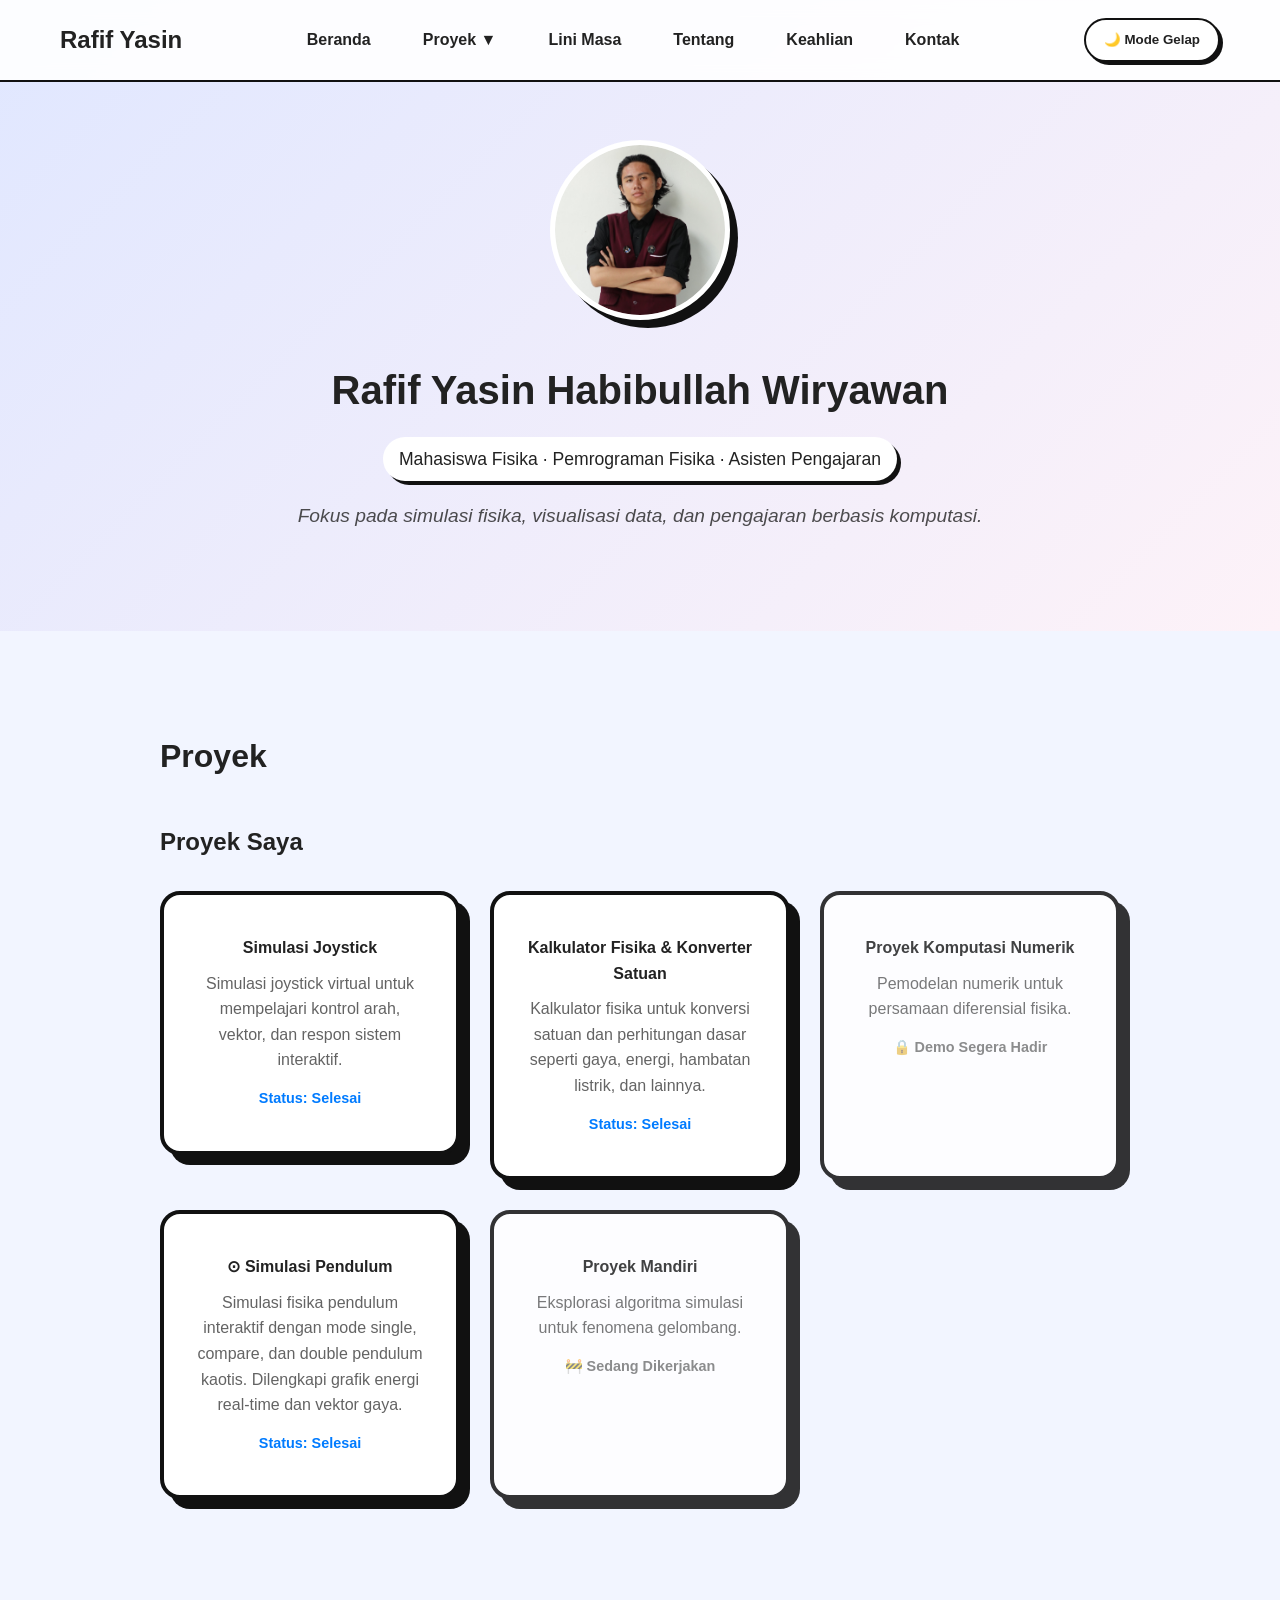
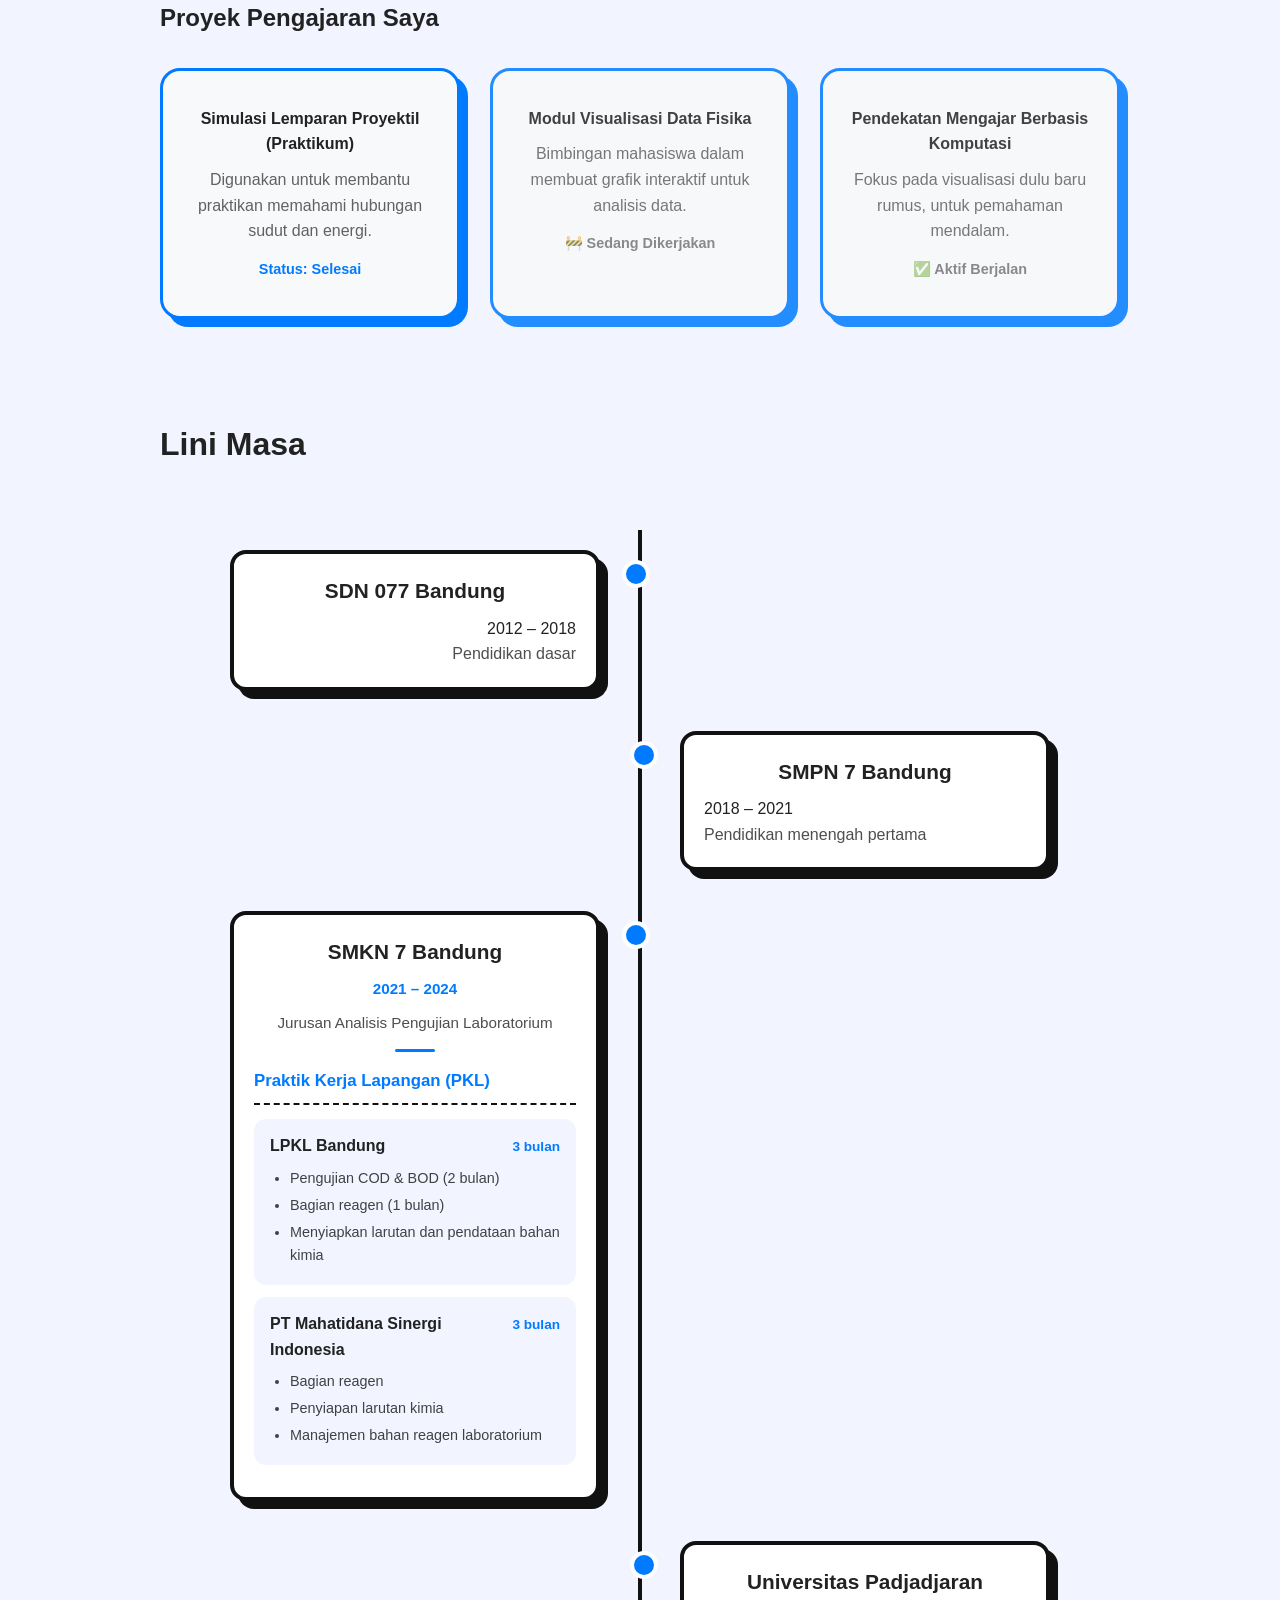
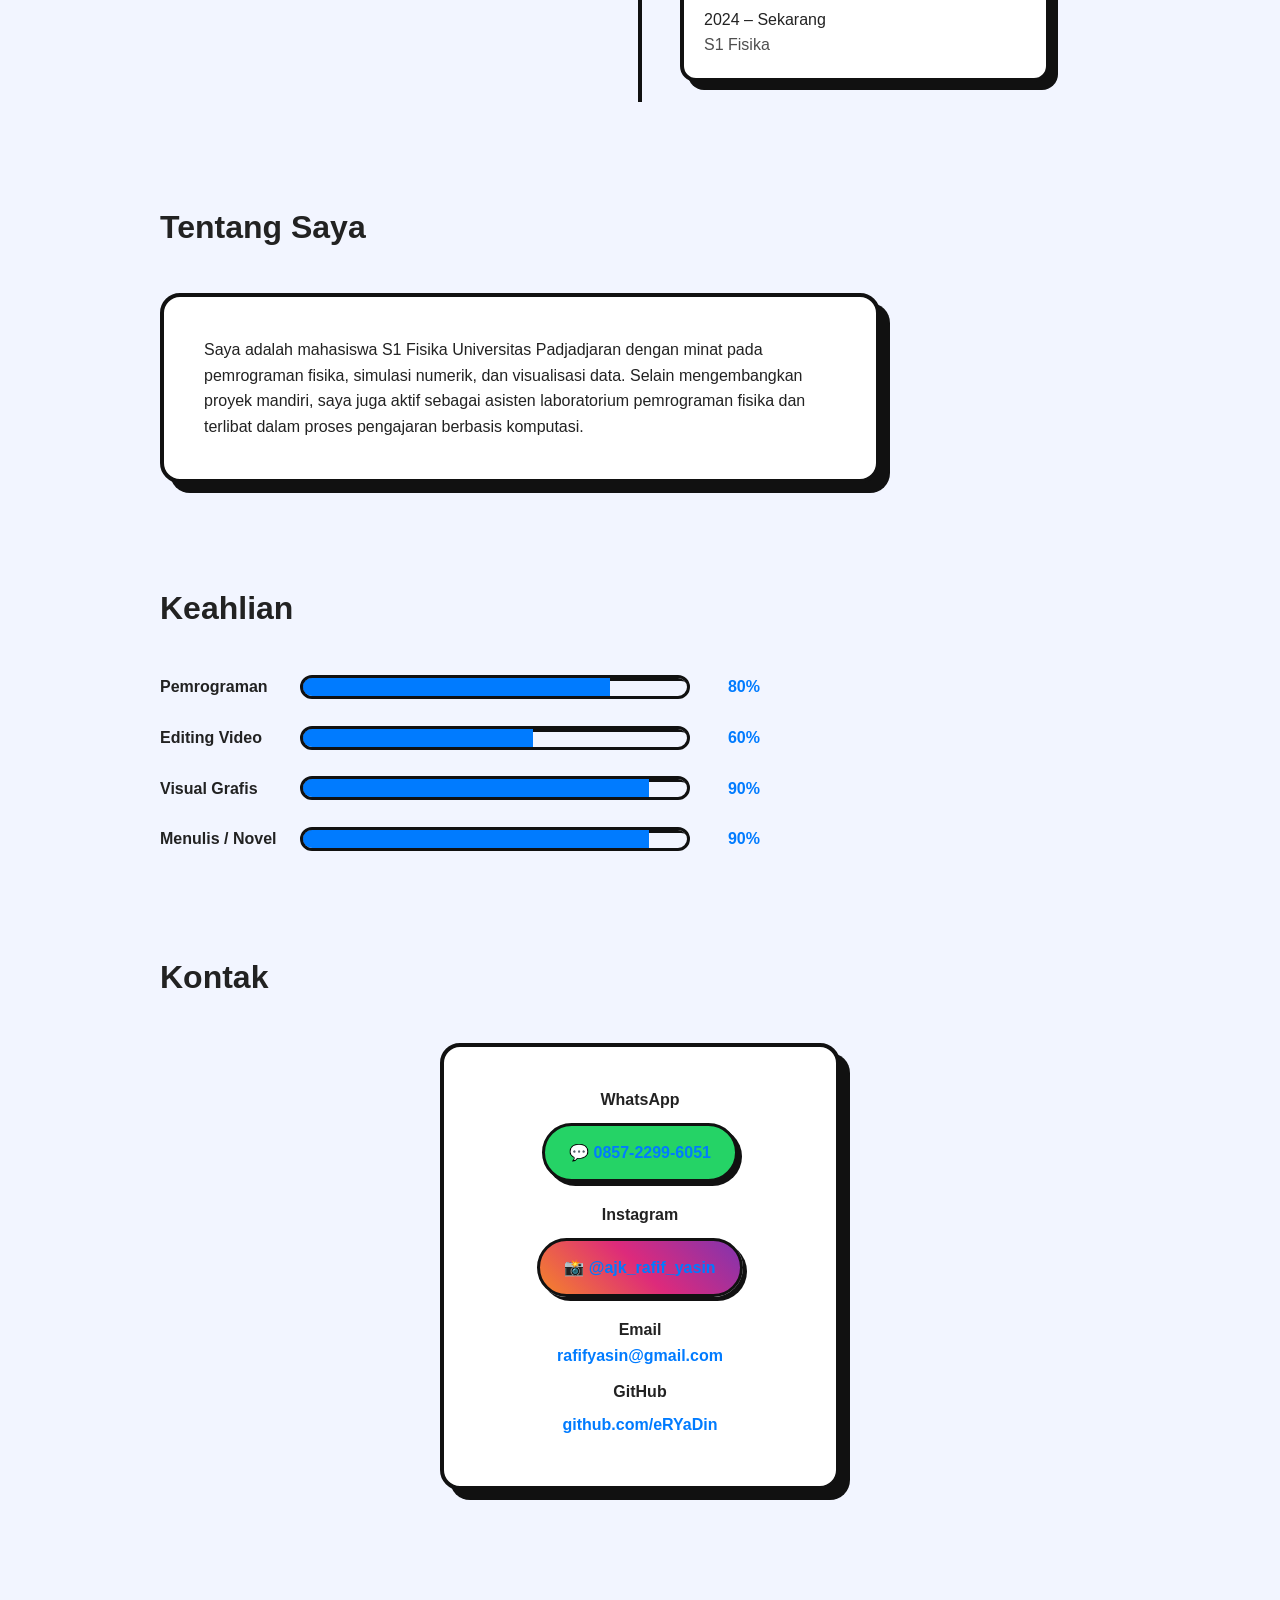
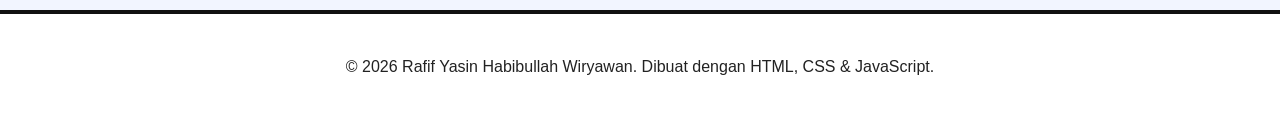
<file: index.html>
<!DOCTYPE html>
<html lang="id">
<head>
  <meta charset="UTF-8">
  <title>Rafif Yasin | Portfolio Fisika</title>
  <meta name="description" content="Portfolio Rafif Yasin Habibullah Wiryawan — Mahasiswa S1 Fisika Universitas Padjadjaran. Simulasi fisika, visualisasi data, dan proyek pengajaran berbasis komputasi.">
  <meta name="viewport" content="width=device-width, initial-scale=1.0">
  <link rel="icon" href="data:image/svg+xml,<svg xmlns=%22http://www.w3.org/2000/svg%22 viewBox=%220 0 100 100%22><text y=%22.9em%22 font-size=%2290%22>⚛️</text></svg>">
  <link rel="stylesheet" href="style.css">
</head>
<body>

  <!-- NAVIGASI (DENGAN DROPDOWN PROYEK) -->
  <nav class="navbar">
    <div class="nav-container">
      <h1 class="nav-title">Rafif Yasin</h1>
      <button id="tombol-hamburger" class="tombol-hamburger" aria-label="Buka menu" aria-expanded="false">
        <span></span>
        <span></span>
        <span></span>
      </button>
      <ul class="nav-menu" id="nav-menu">
        <li><a href="#beranda">Beranda</a></li>
        <li class="dropdown">
          <a href="#proyek" class="dropbtn">Proyek ▼</a>
          <div class="dropdown-content">
            <a href="#proyek-saya">Proyek Saya</a>
            <a href="#proyek-pengajaran">Proyek Pengajaran</a>
          </div>
        </li>
        <li><a href="#lini-masa">Lini Masa</a></li>
        <li><a href="#tentang">Tentang</a></li>
        <li><a href="#keahlian">Keahlian</a></li>
        <li><a href="#kontak">Kontak</a></li>
      </ul>
      <button id="tombol-tema" class="tombol-tema">🌙 Mode Gelap</button>
    </div>
  </nav>

  <!-- BERANDA (HERO) -->
  <section id="beranda" class="hero">
    <div class="hero-content">

      <!-- FOTO PROFIL -->
      <img
        src="assets/images/profile/Profile.png"
        alt="Foto Rafif"
        class="gambar-profil"
      >

      <h1>Rafif Yasin Habibullah Wiryawan</h1>
      <p class="subjudul">
        Mahasiswa Fisika · Pemrograman Fisika · Asisten Pengajaran
      </p>
      <p class="deskripsi-hero">
        Fokus pada simulasi fisika, visualisasi data, dan pengajaran berbasis komputasi.
      </p>

    </div>
  </section>

  <!-- PROYEK -->
  <section id="proyek" class="bagian">
    <h2>Proyek</h2>

    <!-- PROYEK SAYA -->
    <div id="proyek-saya" class="sub-bagian">
      <h3>Proyek Saya</h3>
      <div class="grid-proyek">
        
        <!-- KARTU 1 - ADA LINK -->
        <a href="projects/simulasi_joystick/index.html" class="tautan-proyek">
          <div class="kartu-proyek">
            <p>Simulasi Joystick</p>
            <span>Simulasi joystick virtual untuk mempelajari kontrol arah, vektor, dan respon sistem interaktif.</span>
            <small>Status: Selesai</small>
          </div>
        </a>
        
        <!-- KARTU 2 - ADA LINK -->
        <a href="projects/kalkulator_fisika/index.html" class="tautan-proyek">
          <div class="kartu-proyek">
            <p>Kalkulator Fisika & Konverter Satuan</p>
            <span>Kalkulator fisika untuk konversi satuan dan perhitungan dasar seperti gaya, energi, hambatan listrik, dan lainnya.</span>
            <small>Status: Selesai</small>
          </div>
        </a>
        
        <!-- KARTU 3 - TIDAK ADA LINK -->
        <div class="kartu-proyek kartu-segera">
          <p>Proyek Komputasi Numerik</p>
          <span>Pemodelan numerik untuk persamaan diferensial fisika.</span>
          <small>🔒 Demo Segera Hadir</small>
        </div>

        <!-- ✅ KARTU BARU - SIMULASI PENDULUM -->
        <a href="projects/pendulum/index.html" class="tautan-proyek">
          <div class="kartu-proyek">
            <p>⊙ Simulasi Pendulum</p>
            <span>Simulasi fisika pendulum interaktif dengan mode single, compare, dan double pendulum kaotis. Dilengkapi grafik energi real-time dan vektor gaya.</span>
            <small>Status: Selesai</small>
          </div>
        </a>
        
        <!-- KARTU 4 - TIDAK ADA LINK -->
        <div class="kartu-proyek kartu-segera">
          <p>Proyek Mandiri</p>
          <span>Eksplorasi algoritma simulasi untuk fenomena gelombang.</span>
          <small>🚧 Sedang Dikerjakan</small>
        </div>
        
      </div>
    </div>

    <!-- PROYEK PENGAJARAN SAYA -->
    <div id="proyek-pengajaran" class="sub-bagian">
      <h3>Proyek Pengajaran Saya</h3>
      <div class="grid-proyek">
        
        <!-- KARTU 1 - ADA LINK -->
        <a href="projects/Pantulan_bola/index.html" class="tautan-proyek">
          <div class="kartu-proyek kartu-pengajaran">
            <p>Simulasi Lemparan Proyektil (Praktikum)</p>
            <span>Digunakan untuk membantu praktikan memahami hubungan sudut dan energi.</span>
            <small>Status: Selesai</small>
          </div>
        </a>
        
        <!-- KARTU 2 - TIDAK ADA LINK -->
        <div class="kartu-proyek kartu-pengajaran kartu-segera">
          <p>Modul Visualisasi Data Fisika</p>
          <span>Bimbingan mahasiswa dalam membuat grafik interaktif untuk analisis data.</span>
          <small>🚧 Sedang Dikerjakan</small>
        </div>
        
        <!-- KARTU 3 - TIDAK ADA LINK -->
        <div class="kartu-proyek kartu-pengajaran kartu-segera">
          <p>Pendekatan Mengajar Berbasis Komputasi</p>
          <span>Fokus pada visualisasi dulu baru rumus, untuk pemahaman mendalam.</span>
          <small>✅ Aktif Berjalan</small>
        </div>
        
      </div>
    </div>
  </section>

  <!-- LINI MASA -->
  <section id="lini-masa" class="bagian">
    <h2>Lini Masa</h2>

    <div class="timeline">

      <div class="timeline-item kiri fade">
        <div class="kartu-timeline">
          <h3>SDN 077 Bandung</h3>
          <span>2012 – 2018</span>
          <p>Pendidikan dasar</p>
        </div>
      </div>

      <div class="timeline-item kanan fade">
        <div class="kartu-timeline">
          <h3>SMPN 7 Bandung</h3>
          <span>2018 – 2021</span>
          <p>Pendidikan menengah pertama</p>
        </div>
      </div>

      <div class="timeline-item kiri fade">
        <div class="kartu-timeline">

          <h3>SMKN 7 Bandung</h3>
          <span class="tahun">2021 – 2024</span>
          <p class="jurusan">Jurusan Analisis Pengujian Laboratorium</p>

          <div class="pemisah-kecil"></div>

          <div class="pkl">
            <h4>Praktik Kerja Lapangan (PKL)</h4>

            <div class="pkl-item">
              <div class="pkl-header">
                <strong>LPKL Bandung</strong>
                <span>3 bulan</span>
              </div>
              <ul>
                <li>Pengujian COD & BOD (2 bulan)</li>
                <li>Bagian reagen (1 bulan)</li>
                <li>Menyiapkan larutan dan pendataan bahan kimia</li>
              </ul>
            </div>

            <div class="pkl-item">
              <div class="pkl-header">
                <strong>PT Mahatidana Sinergi Indonesia</strong>
                <span>3 bulan</span>
              </div>
              <ul>
                <li>Bagian reagen</li>
                <li>Penyiapan larutan kimia</li>
                <li>Manajemen bahan reagen laboratorium</li>
              </ul>
            </div>
          </div>

        </div>
      </div>

      <div class="timeline-item kanan fade">
        <div class="kartu-timeline">
          <h3>Universitas Padjadjaran</h3>
          <span>2024 – Sekarang</span>
          <p>S1 Fisika</p>
        </div>
      </div>

    </div>
  </section>

  <!-- TENTANG -->
  <section id="tentang" class="bagian">
    <h2>Tentang Saya</h2>
    <div class="kartu-tentang">
      <p>
        Saya adalah mahasiswa S1 Fisika Universitas Padjadjaran dengan minat pada pemrograman fisika, simulasi numerik, dan visualisasi data.
        Selain mengembangkan proyek mandiri, saya juga aktif sebagai asisten laboratorium pemrograman fisika dan terlibat dalam proses pengajaran berbasis komputasi.
      </p>
    </div>
  </section>

  <!-- KEAHLIAN -->
  <section id="keahlian" class="bagian">
    <h2>Keahlian</h2>
    <div class="wadah-keahlian">
      <div class="item-keahlian">
        <span class="nama-keahlian" data-persen="80%">Pemrograman</span>
        <div class="bar-progress">
          <div class="isi-progress" style="width: 80%;"></div>
        </div>
        <span class="persen-keahlian">80%</span>
      </div>
      <div class="item-keahlian">
        <span class="nama-keahlian" data-persen="60%">Editing Video</span>
        <div class="bar-progress">
          <div class="isi-progress" style="width: 60%;"></div>
        </div>
        <span class="persen-keahlian">60%</span>
      </div>
      <div class="item-keahlian">
        <span class="nama-keahlian" data-persen="90%">Visual Grafis</span>
        <div class="bar-progress">
          <div class="isi-progress" style="width: 90%;"></div>
        </div>
        <span class="persen-keahlian">90%</span>
      </div>
      <div class="item-keahlian">
        <span class="nama-keahlian" data-persen="90%">Menulis / Novel</span>
        <div class="bar-progress">
          <div class="isi-progress" style="width: 90%;"></div>
        </div>
        <span class="persen-keahlian">90%</span>
      </div>
    </div>
  </section>

  <!-- KONTAK -->
  <section id="kontak" class="bagian">
    <h2>Kontak</h2>

    <div class="kartu-kontak">
      <p><strong>WhatsApp</strong></p>
      <a
        href="https://wa.me/6285722996051"
        target="_blank"
        class="tombol-wa"
      >
        💬 0857-2299-6051
      </a>

      <p style="margin-top: 20px;"><strong>Instagram</strong></p>
      <a
        href="https://www.instagram.com/ajk_rafif_yasin"
        target="_blank"
        class="tombol-ig"
      >
        📸 @ajk_rafif_yasin
      </a>

      <p style="margin-top: 20px;"><strong>Email</strong></p>
      <p><a href="mailto:rafifyasin@gmail.com">rafifyasin@gmail.com</a></p>

      <p style="margin-top: 10px;"><strong>GitHub</strong></p>
      <a href="https://github.com/eRYaDin" target="_blank" class="tautan-github">github.com/eRYaDin</a>
    </div>
  </section>

  <footer>
    <p>&copy; <span id="tahun-sekarang"></span> Rafif Yasin Habibullah Wiryawan. Dibuat dengan HTML, CSS &amp; JavaScript.</p>
  </footer>

  <script src="script.js"></script>
</body>
</html>
</file>
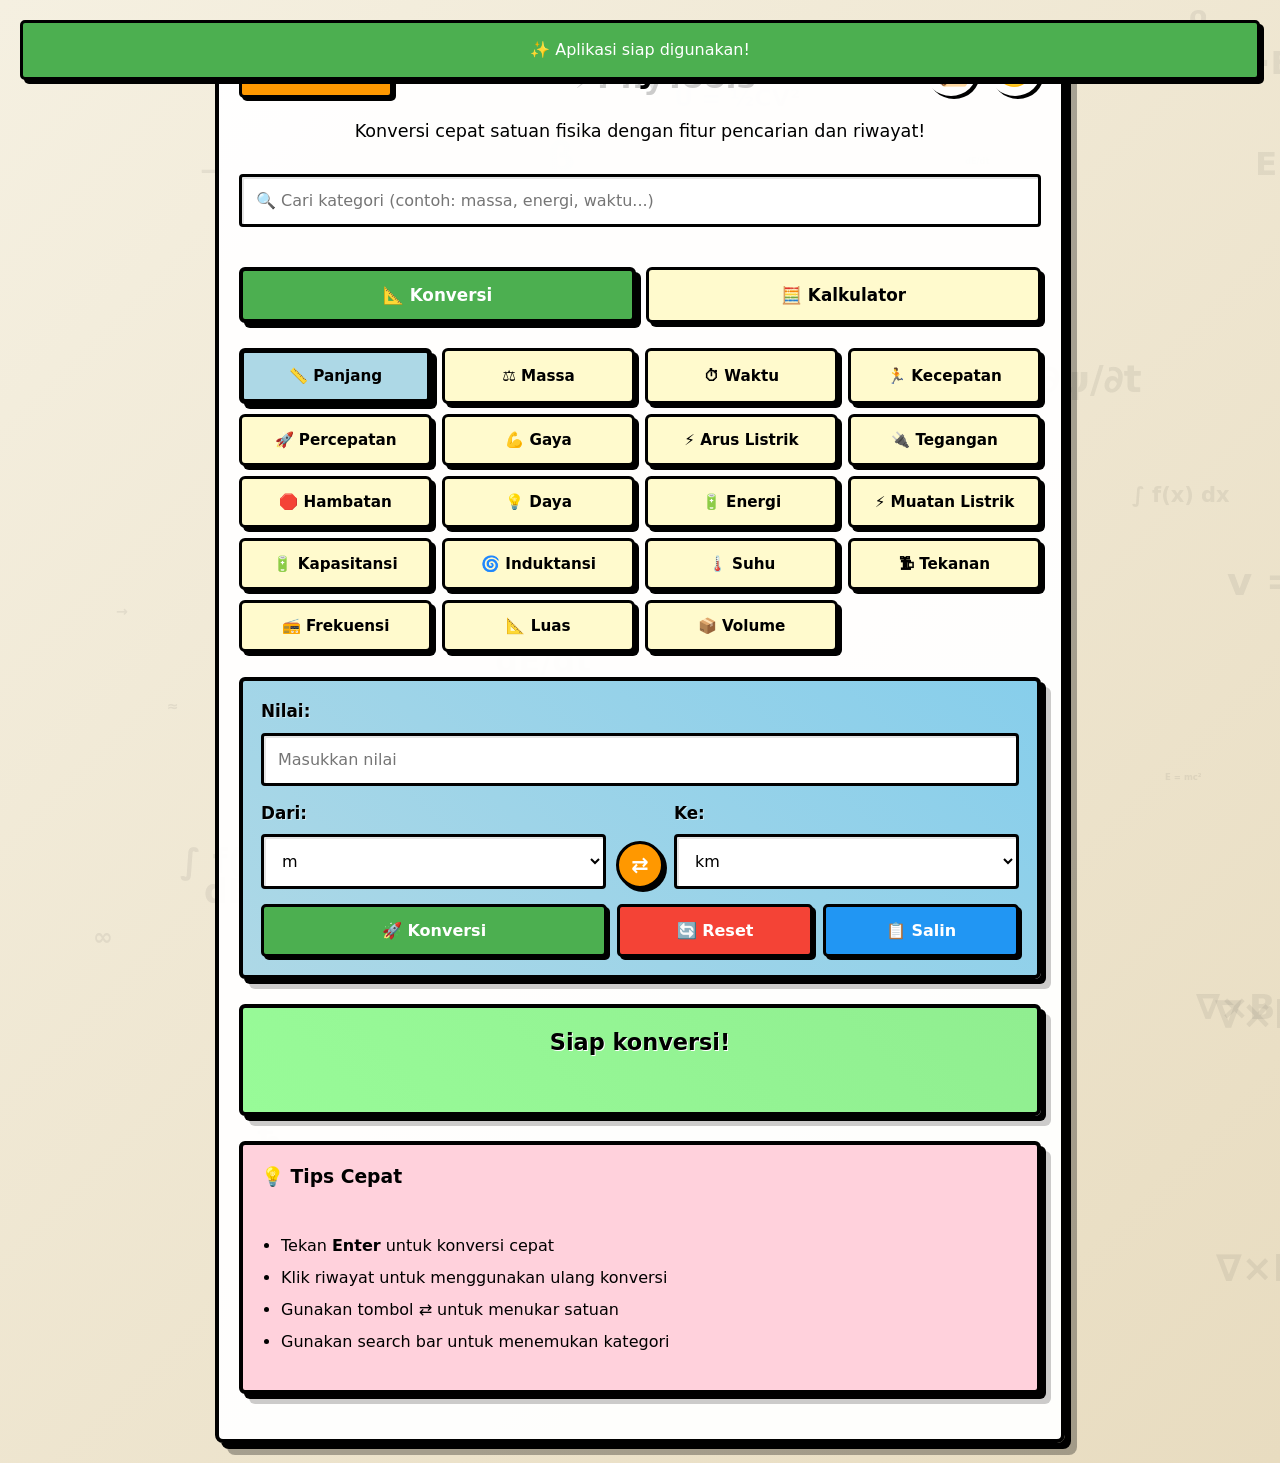
<file: projects/kalkulator_fisika/index.html>
<!DOCTYPE html>
<html lang="id">
<head>
    <meta charset="UTF-8">
    <meta name="viewport" content="width=device-width, initial-scale=1.0, maximum-scale=5.0, user-scalable=yes">
    <title>Konverter Satuan Fisika</title>
    <link rel="stylesheet" href="styles.css">
</head>
<body>
    <div id="background-layer"></div>
    <div id="app-container">
        <header>
            <div class="header-left">
                <a href="https://eryadin.github.io/Portofolio/" class="back-btn" title="Kembali ke Portofolio">
                    ← Portofolio
                </a>
            </div>
            <h1>⚡PhyTools  </h1>
            <div class="header-controls">
                <button class="icon-btn" id="history-toggle" title="Riwayat">📜</button>
                <button class="icon-btn" id="theme-toggle" title="Tema">🌙</button>
            </div>
        </header>
        <p>Konversi cepat satuan fisika dengan fitur pencarian dan riwayat!</p>
        
        <input type="text" id="search-bar" placeholder="🔍 Cari kategori (contoh: massa, energi, waktu...)">
        
        <!-- Main Tabs -->
        <div class="main-tabs">
            <button class="tab-btn active" data-tab="converter">📐 Konversi</button>
            <button class="tab-btn" data-tab="calculator">🧮 Kalkulator</button>
        </div>

        <!-- Converter Section -->
        <div id="converter-section" class="tab-content active">
            <div id="menu-bar">
                <button class="menu-item active" data-category="panjang">📏 Panjang</button>
                <button class="menu-item" data-category="massa">⚖️ Massa</button>
                <button class="menu-item" data-category="waktu">⏱ Waktu</button>
                <button class="menu-item" data-category="kecepatan">🏃 Kecepatan</button>
                <button class="menu-item" data-category="percepatan">🚀 Percepatan</button>
                <button class="menu-item" data-category="gaya">💪 Gaya</button>
                <button class="menu-item" data-category="arus">⚡ Arus Listrik</button>
                <button class="menu-item" data-category="tegangan">🔌 Tegangan</button>
                <button class="menu-item" data-category="hambatan">🛑 Hambatan</button>
                <button class="menu-item" data-category="daya">💡 Daya</button>
                <button class="menu-item" data-category="energi">🔋 Energi</button>
                <button class="menu-item" data-category="muatan">⚡ Muatan Listrik</button>
                <button class="menu-item" data-category="kapasitansi">🔋 Kapasitansi</button>
                <button class="menu-item" data-category="induktansi">🌀 Induktansi</button>
                <button class="menu-item" data-category="suhu">🌡️ Suhu</button>
                <button class="menu-item" data-category="tekanan">🗜 Tekanan</button>
                <button class="menu-item" data-category="frekuensi">📻 Frekuensi</button>
                <button class="menu-item" data-category="luas">📐 Luas</button>
                <button class="menu-item" data-category="volume">📦 Volume</button>
            </div>
        
            <div class="card input-panel">
                <div class="input-row">
                    <label for="input-value">Nilai:</label>
                    <input type="number" inputmode="decimal" id="input-value" placeholder="Masukkan nilai" step="any">
                </div>
                <div class="swap-container">
                    <div class="input-row" style="flex: 1;">
                        <label for="input-unit">Dari:</label>
                        <select id="input-unit"></select>
                    </div>
                    <button class="swap-btn" id="swap-btn" title="Tukar satuan">⇄</button>
                    <div class="input-row" style="flex: 1;">
                        <label for="output-unit">Ke:</label>
                        <select id="output-unit"></select>
                    </div>
                </div>
                <div class="button-row">
                    <button id="convert-btn">🚀 Konversi</button>
                    <button id="reset-btn">🔄 Reset</button>
                    <button id="copy-btn">📋 Salin</button>
                </div>
            </div>
        
            <div class="card result-panel">
                <p id="result">Siap konversi!</p>
                <p id="equivalence"></p>
                <div id="formula-container"></div>
            </div>

            <div class="card history-panel" id="history-panel" style="display: none;">
                <h3 style="margin: 0 0 10px 0;">📜 Riwayat Konversi</h3>
                <button id="clear-history" style="width: 100%; margin-bottom: 10px;">🗑️ Hapus Semua</button>
                <div id="history-list"></div>
            </div>

            <div class="card tips-panel">
                <h3>💡 Tips Cepat</h3>
                <ul>
                    <li>Tekan <strong>Enter</strong> untuk konversi cepat</li>
                    <li>Klik riwayat untuk menggunakan ulang konversi</li>
                    <li>Gunakan tombol ⇄ untuk menukar satuan</li>
                    <li>Gunakan search bar untuk menemukan kategori</li>
                </ul>
            </div>
        </div>

        <!-- Calculator Section -->
        <div id="calculator-section" class="tab-content">
            <!-- Kalkulator Kelistrikan -->
            <h3 style="text-align: center; margin: 20px 0;">🔌 Kalkulator Kelistrikan DC & AC</h3>
            <div id="calculator-menu-listrik" class="calculator-menu">
                <!-- Akan diisi oleh JavaScript dari registry -->
            </div>

            <!-- Kalkulator Mekanika -->
            <h3 style="text-align: center; margin: 30px 0 20px 0;">⚙️ Kalkulator Mekanika & Fisika Dasar</h3>
            <div id="calculator-menu-mekanika" class="calculator-menu">
                <!-- Akan diisi oleh JavaScript dari registry -->
            </div>

            <!-- Kalkulator Termodinamika -->
            <h3 style="text-align: center; margin: 30px 0 20px 0;">🌡️ Kalkulator Termodinamika</h3>
            <div id="calculator-menu-termodinamika" class="calculator-menu">
                <!-- Akan diisi oleh JavaScript dari registry -->
            </div>

            <!-- Calculator Panels (Dinamis) -->
            <div id="calc-panels"></div>
        </div>
    </div>
    
    <!-- Load JavaScript Modules -->
    <script type="module" src="js/app.js"></script>
</body>
</html>
</file>
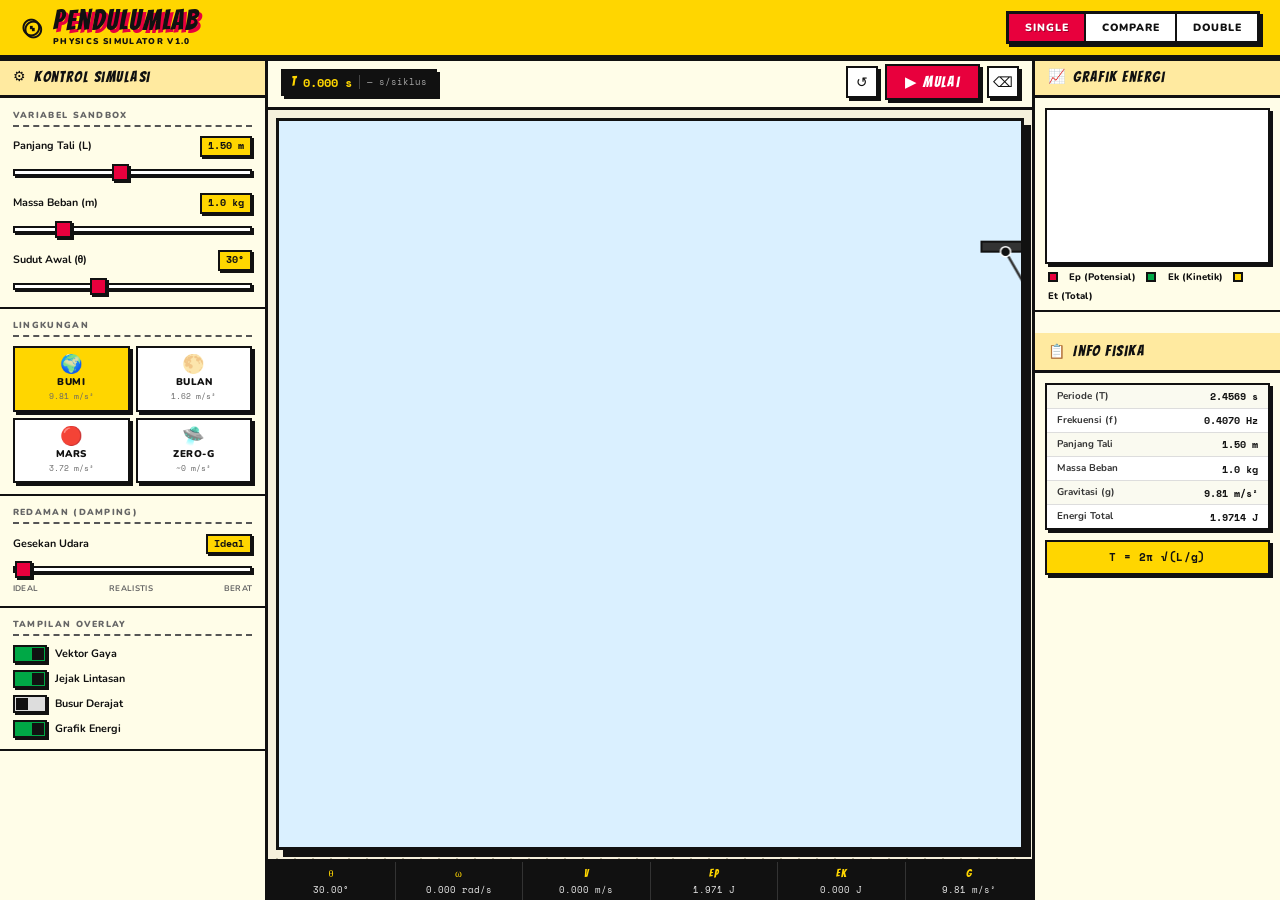
<file: projects/pendulum/index.html>
<!DOCTYPE html>
<html lang="id">
<head>
  <meta charset="UTF-8" />
  <meta name="viewport" content="width=device-width, initial-scale=1.0" />
  <title>PendulumLab — Physics Simulator</title>
  <link rel="preconnect" href="https://fonts.googleapis.com" />
  <link href="https://fonts.googleapis.com/css2?family=Space+Mono:wght@400;700&family=DM+Sans:wght@300;400;500;600&display=swap" rel="stylesheet" />
  <link rel="stylesheet" href="css/style.css" />
</head>
<body>

  <!-- ═══════════════════════════════════════════
       HEADER
  ═══════════════════════════════════════════ -->
  <header class="app-header">
    <div class="header-left">
      <div class="logo-mark">⊙</div>
      <div class="header-title">
        <span class="title-main">PendulumLab</span>
        <span class="title-sub">Physics Simulator v1.0</span>
      </div>
    </div>
    <div class="header-right">
      <div class="mode-tabs">
        <button class="mode-tab active" data-mode="single" id="btn-mode-single">Single</button>
        <button class="mode-tab" data-mode="compare" id="btn-mode-compare">Compare</button>
        <button class="mode-tab" data-mode="double" id="btn-mode-double">Double</button>
      </div>
    </div>
  </header>

  <!-- ═══════════════════════════════════════════
       MAIN LAYOUT
  ═══════════════════════════════════════════ -->
  <main class="app-layout">

    <!-- LEFT PANEL: Controls -->
    <aside class="panel panel-controls" id="panel-controls">
      <div class="panel-header">
        <span class="panel-icon">⚙</span>
        <span>Kontrol Simulasi</span>
      </div>

      <!-- Sandbox Variables -->
      <section class="control-section" id="section-sandbox">
        <div class="section-label">Variabel Sandbox</div>

        <div class="slider-group" id="group-length">
          <div class="slider-meta">
            <label for="sl-length">Panjang Tali (L)</label>
            <span class="slider-value" id="val-length">1.50 m</span>
          </div>
          <input type="range" id="sl-length" min="0.3" max="3.0" step="0.05" value="1.5" />
        </div>

        <div class="slider-group" id="group-mass">
          <div class="slider-meta">
            <label for="sl-mass">Massa Beban (m)</label>
            <span class="slider-value" id="val-mass">1.0 kg</span>
          </div>
          <input type="range" id="sl-mass" min="0.1" max="5.0" step="0.1" value="1.0" />
        </div>

        <div class="slider-group" id="group-angle">
          <div class="slider-meta">
            <label for="sl-angle">Sudut Awal (θ)</label>
            <span class="slider-value" id="val-angle">30°</span>
          </div>
          <input type="range" id="sl-angle" min="1" max="85" step="1" value="30" />
        </div>
      </section>

      <!-- Environment / Gravity -->
      <section class="control-section" id="section-environment">
        <div class="section-label">Lingkungan</div>
        <div class="gravity-grid" id="gravity-grid">
          <button class="gravity-btn active" data-g="9.81" data-label="Bumi">
            <span class="gravity-icon">🌍</span>
            <span class="gravity-name">Bumi</span>
            <span class="gravity-val">9.81 m/s²</span>
          </button>
          <button class="gravity-btn" data-g="1.62" data-label="Bulan">
            <span class="gravity-icon">🌕</span>
            <span class="gravity-name">Bulan</span>
            <span class="gravity-val">1.62 m/s²</span>
          </button>
          <button class="gravity-btn" data-g="3.72" data-label="Mars">
            <span class="gravity-icon">🔴</span>
            <span class="gravity-name">Mars</span>
            <span class="gravity-val">3.72 m/s²</span>
          </button>
          <button class="gravity-btn" data-g="0.001" data-label="Zero-G">
            <span class="gravity-icon">🛸</span>
            <span class="gravity-name">Zero-G</span>
            <span class="gravity-val">~0 m/s²</span>
          </button>
        </div>
      </section>

      <!-- Damping -->
      <section class="control-section" id="section-damping">
        <div class="section-label">Redaman (Damping)</div>
        <div class="slider-group">
          <div class="slider-meta">
            <label for="sl-damping">Gesekan Udara</label>
            <span class="slider-value" id="val-damping">Ideal</span>
          </div>
          <input type="range" id="sl-damping" min="0" max="0.05" step="0.001" value="0" />
          <div class="damping-labels">
            <span>Ideal</span>
            <span>Realistis</span>
            <span>Berat</span>
          </div>
        </div>
      </section>

      <!-- Visual Toggles -->
      <section class="control-section" id="section-overlays">
        <div class="section-label">Tampilan Overlay</div>
        <div class="toggle-list">
          <label class="toggle-item">
            <input type="checkbox" id="tog-vectors" checked />
            <span class="toggle-track"></span>
            <span class="toggle-label">Vektor Gaya</span>
          </label>
          <label class="toggle-item">
            <input type="checkbox" id="tog-trace" checked />
            <span class="toggle-track"></span>
            <span class="toggle-label">Jejak Lintasan</span>
          </label>
          <label class="toggle-item">
            <input type="checkbox" id="tog-protractor" />
            <span class="toggle-track"></span>
            <span class="toggle-label">Busur Derajat</span>
          </label>
          <label class="toggle-item">
            <input type="checkbox" id="tog-energy" checked />
            <span class="toggle-track"></span>
            <span class="toggle-label">Grafik Energi</span>
          </label>
        </div>
      </section>

      <!-- Compare Panel B (hidden unless compare mode) -->
      <section class="control-section compare-only hidden" id="section-compare-b">
        <div class="section-label" style="color: var(--accent-b)">▶ Pendulum B</div>
        <div class="slider-group">
          <div class="slider-meta">
            <label for="sl-length-b">Panjang Tali (L)</label>
            <span class="slider-value" id="val-length-b">2.00 m</span>
          </div>
          <input type="range" id="sl-length-b" min="0.3" max="3.0" step="0.05" value="2.0" />
        </div>
        <div class="slider-group">
          <div class="slider-meta">
            <label for="sl-angle-b">Sudut Awal (θ)</label>
            <span class="slider-value" id="val-angle-b">30°</span>
          </div>
          <input type="range" id="sl-angle-b" min="1" max="85" step="1" value="30" />
        </div>
      </section>
    </aside>

    <!-- CENTER: Canvas -->
    <section class="panel panel-canvas" id="panel-canvas">
      <div class="canvas-toolbar">
        <div class="stopwatch-display" id="stopwatch-display">
          <span class="sw-label">T</span>
          <span class="sw-time" id="sw-time">0.000 s</span>
          <span class="sw-period" id="sw-period">— s/siklus</span>
        </div>
        <div class="canvas-actions">
          <button class="btn-icon" id="btn-reset" title="Reset">↺</button>
          <button class="btn-play" id="btn-play">▶ Mulai</button>
          <button class="btn-icon" id="btn-clear-trace" title="Hapus Jejak">⌫</button>
        </div>
      </div>

      <!-- Canvas container — holds one or two canvases -->
      <div class="canvas-wrapper" id="canvas-wrapper">
        <canvas id="canvas-a"></canvas>
        <!-- Canvas B appears in compare mode -->
        <canvas id="canvas-b" class="hidden"></canvas>
      </div>

      <!-- Live readout bar -->
      <div class="readout-bar" id="readout-bar">
        <div class="readout-item">
          <span class="readout-label">θ</span>
          <span class="readout-val" id="rd-angle">0.00°</span>
        </div>
        <div class="readout-item">
          <span class="readout-label">ω</span>
          <span class="readout-val" id="rd-omega">0.000 rad/s</span>
        </div>
        <div class="readout-item">
          <span class="readout-label">v</span>
          <span class="readout-val" id="rd-vel">0.000 m/s</span>
        </div>
        <div class="readout-item">
          <span class="readout-label">Ep</span>
          <span class="readout-val" id="rd-ep">0.000 J</span>
        </div>
        <div class="readout-item">
          <span class="readout-label">Ek</span>
          <span class="readout-val" id="rd-ek">0.000 J</span>
        </div>
        <div class="readout-item">
          <span class="readout-label">g</span>
          <span class="readout-val" id="rd-g">9.81 m/s²</span>
        </div>
      </div>
    </section>

    <!-- RIGHT PANEL: Energy Chart -->
    <aside class="panel panel-chart" id="panel-chart">
      <div class="panel-header">
        <span class="panel-icon">📈</span>
        <span>Grafik Energi</span>
      </div>
      <canvas id="energy-chart"></canvas>
      <div class="chart-legend">
        <span class="legend-dot" style="background:var(--ep-color)"></span><span>Ep (Potensial)</span>
        <span class="legend-dot" style="background:var(--ek-color)"></span><span>Ek (Kinetik)</span>
        <span class="legend-dot" style="background:var(--et-color)"></span><span>Et (Total)</span>
      </div>
      <div class="panel-header" style="margin-top:1.5rem">
        <span class="panel-icon">📋</span>
        <span>Info Fisika</span>
      </div>
      <div class="formula-box" id="formula-box">
        <div class="formula-row">
          <span class="f-label">Periode (T)</span>
          <span class="f-val" id="f-period">—</span>
        </div>
        <div class="formula-row">
          <span class="f-label">Frekuensi (f)</span>
          <span class="f-val" id="f-freq">—</span>
        </div>
        <div class="formula-row">
          <span class="f-label">Panjang Tali</span>
          <span class="f-val" id="f-length">—</span>
        </div>
        <div class="formula-row">
          <span class="f-label">Massa Beban</span>
          <span class="f-val" id="f-mass">—</span>
        </div>
        <div class="formula-row">
          <span class="f-label">Gravitasi (g)</span>
          <span class="f-val" id="f-gravity">—</span>
        </div>
        <div class="formula-row">
          <span class="f-label">Energi Total</span>
          <span class="f-val" id="f-etotal">—</span>
        </div>
      </div>

      <div class="formula-tex">
        T = 2π √(L/g)
      </div>
    </aside>

  </main>

  <!-- Scripts — order matters -->
  <script src="js/pendulum.js"></script>
  <script src="js/sketch.js"></script>
  <script src="js/ui.js"></script>
  <script src="js/main.js"></script>
</body>
</html>
</file>
<file: style.css>
/* RESET */
* {
  margin: 0;
  padding: 0;
  box-sizing: border-box;
  /* OPTIMASI ANDROID - HAPUS HIGHLIGHT */
  -webkit-tap-highlight-color: transparent;
  -webkit-touch-callout: none;
}

/* VARIABEL CSS UNTUK MODE GELAP & AKSEN */
:root {
  --warna-bg: #f2f5ff;
  --hero-bg: linear-gradient(135deg, #e0e7ff, #fdf2f8);
  --warna-kartu: #ffffff;
  --warna-teks: #222;
  --warna-border: #111;
  --warna-bayangan: #111;
  --warna-subjudul: #ffffff;
  --warna-footer: #ffffff;
  --warna-nav: rgba(255, 255, 255, 0.9);
  --transisi: all 0.3s ease;
  --warna-aksen: #007bff;
  --warna-pengajaran: #f8f9fa;
}

/* VARIABEL MODE GELAP */
[data-theme="dark"] {
  --warna-bg: #1a1a2e;
  --hero-bg: linear-gradient(135deg, #16213e, #0f3460);
  --warna-kartu: #0f3460;
  --warna-teks: #e0e7ff;
  --warna-border: #e0e7ff;
  --warna-bayangan: #e0e7ff;
  --warna-subjudul: #16213e;
  --warna-footer: #16213e;
  --warna-nav: rgba(26, 26, 46, 0.9);
  --warna-aksen: #a0c4ff;
  --warna-pengajaran: #1e2a3c;
}

/* BODY */
body {
  font-family: "Segoe UI", Arial, sans-serif;
  background: var(--warna-bg);
  color: var(--warna-teks);
  line-height: 1.6;
  transition: var(--transisi);
  /* OPTIMASI TOUCH SCROLLING */
  -webkit-overflow-scrolling: touch;
  overflow-x: hidden;
}

/* NAVIGASI */
.navbar {
  position: fixed;
  top: 0;
  width: 100%;
  background: var(--warna-nav);
  backdrop-filter: blur(10px);
  border-bottom: 2px solid var(--warna-border);
  z-index: 100;
  transition: var(--transisi);
}

.nav-container {
  max-width: 1200px;
  margin: 0 auto;
  padding: 15px 20px;
  display: flex;
  justify-content: space-between;
  align-items: center;
}

.nav-title {
  font-size: 1.5rem;
  font-weight: 800;
  color: var(--warna-teks);
  /* AREA TOUCH LEBIH BESAR */
  padding: 10px;
  margin: -10px;
}

.nav-menu {
  list-style: none;
  display: flex;
  gap: 20px;
}

.nav-menu li {
  position: relative;
}

.nav-menu a {
  color: var(--warna-teks);
  text-decoration: none;
  font-weight: 600;
  transition: var(--transisi);
  /* AREA TOUCH LEBIH BESAR */
  padding: 12px 16px;
  display: block;
  border-radius: 8px;
}

.nav-menu a:hover,
.nav-menu a:active {
  color: var(--warna-aksen);
  background: rgba(0, 123, 255, 0.1);
}

.dropdown-content {
  display: none;
  position: absolute;
  background: var(--warna-kartu);
  border: 2px solid var(--warna-border);
  border-radius: 8px;
  box-shadow: 4px 4px 0px var(--warna-bayangan);
  min-width: 160px;
  z-index: 1;
  /* OPTIMASI ANDROID */
  margin-top: 5px;
}

.dropdown:hover .dropdown-content {
  display: block;
}

.dropdown-content a {
  color: var(--warna-teks);
  padding: 14px 18px;
  text-decoration: none;
  display: block;
  transition: var(--transisi);
  /* AREA TOUCH LEBIH BESAR */
  min-height: 48px;
  display: flex;
  align-items: center;
}

.dropdown-content a:hover,
.dropdown-content a:active {
  background: var(--warna-bg);
}

/* TOMBOL HAMBURGER (HANYA MUNCUL DI MOBILE) */
.tombol-hamburger {
  display: none;
  flex-direction: column;
  justify-content: center;
  align-items: center;
  gap: 5px;
  width: 44px;
  height: 44px;
  background: var(--warna-kartu);
  border: 2px solid var(--warna-border);
  border-radius: 10px;
  cursor: pointer;
  padding: 0;
}

.tombol-hamburger span {
  display: block;
  width: 22px;
  height: 3px;
  background: var(--warna-teks);
  border-radius: 2px;
  transition: var(--transisi);
}

.tombol-hamburger.aktif span:nth-child(1) {
  transform: translateY(8px) rotate(45deg);
}

.tombol-hamburger.aktif span:nth-child(2) {
  opacity: 0;
}

.tombol-hamburger.aktif span:nth-child(3) {
  transform: translateY(-8px) rotate(-45deg);
}

.tombol-tema {
  background: var(--warna-kartu);
  border: 2px solid var(--warna-border);
  padding: 10px 18px;
  border-radius: 999px;
  cursor: pointer;
  font-weight: 600;
  box-shadow: 3px 3px 0px var(--warna-bayangan);
  transition: var(--transisi);
  color: var(--warna-teks);
  /* AREA TOUCH LEBIH BESAR */
  min-height: 44px;
  min-width: 44px;
  display: flex;
  align-items: center;
  justify-content: center;
  /* HAPUS USER SELECT */
  -webkit-user-select: none;
  user-select: none;
}

.tombol-tema:hover,
.tombol-tema:active {
  transform: translate(-2px, -2px);
  box-shadow: 5px 5px 0px var(--warna-bayangan);
}

/* HERO (BERANDA – DOMINAN) */
.hero {
  background: var(--hero-bg);
  padding: 140px 20px 100px;
  text-align: center;
  transition: var(--transisi);
}

.hero-content {
  max-width: 720px;
  margin: auto;
}

.gambar-profil {
  width: 180px;
  height: 180px;
  object-fit: cover;
  border-radius: 50%;
  border: 5px solid var(--warna-kartu);
  background: var(--warna-kartu);
  box-shadow: 8px 8px 0px var(--warna-bayangan);
  margin-bottom: 30px;
  transition: var(--transisi);
  /* OPTIMASI LOADING GAMBAR */
  image-rendering: -webkit-optimize-contrast;
}

.hero h1 {
  font-size: 2.5rem;
  font-weight: 900;
  margin-bottom: 15px;
  transition: var(--transisi);
}

.subjudul {
  font-size: 1.1rem;
  color: var(--warna-teks);
  background: var(--warna-subjudul);
  display: inline-block;
  padding: 8px 16px;
  border-radius: 999px;
  box-shadow: 4px 4px 0px var(--warna-bayangan);
  margin-bottom: 20px;
  transition: var(--transisi);
}

.deskripsi-hero {
  font-size: 1.2rem;
  font-style: italic;
  color: var(--warna-teks);
  opacity: 0.8;
}

/* BAGIAN (HIERARKI & SPASI) */
.bagian {
  max-width: 1000px;
  margin: 100px auto;
  padding: 0 20px;
  transition: var(--transisi);
}

.bagian h2 {
  font-size: 2rem;
  margin-bottom: 40px;
  font-weight: 900;
  transition: var(--transisi);
}

.sub-bagian h3 {
  font-size: 1.5rem;
  margin-bottom: 30px;
  font-weight: 800;
}

/* SPASI ANTAR PROYEK SAYA & PROYEK PENGAJARAN */
#proyek-saya .grid-proyek {
  margin-bottom: 100px;
}

#proyek-pengajaran h3 {
  margin-top: 40px;
}

/* TAUTAN PROYEK (UNTUK KARTU YANG BISA DIKLIK) */
.tautan-proyek {
  text-decoration: none;
  color: inherit;
  display: block;
  /* OPTIMASI TOUCH */
  -webkit-tap-highlight-color: transparent;
  outline: none;
}

/* PROYEK (HIERARKI BERAT, PEMBEDA PENGAJARAN) */
.grid-proyek {
  display: grid;
  grid-template-columns: repeat(auto-fit, minmax(280px, 1fr));
  gap: 30px;
}

.kartu-proyek {
  background: var(--warna-kartu);
  padding: 40px 30px;
  border-radius: 20px;
  border: 4px solid var(--warna-border);
  box-shadow: 10px 10px 0px var(--warna-bayangan);
  text-align: center;
  transition: var(--transisi);
  /* AREA TOUCH LEBIH RESPONSIF */
  cursor: pointer;
  position: relative;
  /* HAPUS USER SELECT */
  -webkit-user-select: none;
  user-select: none;
}

.kartu-proyek:hover,
.kartu-proyek:active {
  transform: translate(-8px, -8px);
  box-shadow: 16px 16px 0px var(--warna-bayangan);
}

.kartu-proyek p {
  font-weight: 800;
  margin-bottom: 10px;
  transition: var(--transisi);
}

.kartu-proyek span {
  font-size: 1rem;
  color: var(--warna-teks);
  opacity: 0.7;
  margin-bottom: 12px;
  display: block;
}

.kartu-proyek small {
  font-size: 0.9rem;
  color: var(--warna-aksen);
  font-weight: 700;
}

/* KARTU PENGAJARAN (PEMBEDA VISUAL) */
.kartu-pengajaran {
  background: var(--warna-pengajaran);
  border: 3px solid var(--warna-aksen);
  box-shadow: 8px 8px 0px var(--warna-aksen);
  padding: 35px 25px;
}

.kartu-pengajaran:hover,
.kartu-pengajaran:active {
  transform: translate(-6px, -6px);
  box-shadow: 14px 14px 0px var(--warna-aksen);
}

/* KARTU PROYEK YANG BELUM ADA DEMO */
.kartu-segera {
  cursor: default;
  opacity: 0.85;
}

.kartu-segera:hover,
.kartu-segera:active {
  transform: none;
}

.kartu-segera small {
  color: var(--warna-teks);
  opacity: 0.6;
}

/* LINI MASA (TIMELINE) */
.timeline {
  position: relative;
  max-width: 900px;
  margin: 60px auto;
}

.timeline::before {
  content: "";
  position: absolute;
  left: 50%;
  top: 0;
  width: 4px;
  height: 100%;
  background: var(--warna-border);
  transform: translateX(-50%);
}

.timeline-item {
  width: 50%;
  padding: 20px 40px;
  position: relative;
}

.timeline-item.kiri {
  left: 0;
  text-align: right;
}

.timeline-item.kanan {
  left: 50%;
  text-align: left;
}

/* TITIK PADA TIMELINE */
.timeline-item::after {
  content: "";
  position: absolute;
  width: 20px;
  height: 20px;
  background: var(--warna-aksen);
  border: 4px solid var(--warna-kartu);
  border-radius: 50%;
  top: 30px;
  z-index: 1;
}

.timeline-item.kiri::after {
  right: -10px;
}

.timeline-item.kanan::after {
  left: -10px;
}

/* KARTU TIMELINE */
.kartu-timeline {
  background: var(--warna-kartu);
  border: 4px solid var(--warna-border);
  border-radius: 16px;
  padding: 20px;
  box-shadow: 8px 8px 0 var(--warna-bayangan);
  transition: var(--transisi);
  /* HAPUS USER SELECT */
  -webkit-user-select: none;
  user-select: none;
}

.kartu-timeline:hover,
.kartu-timeline:active {
  transform: translate(-4px, -4px);
  box-shadow: 12px 12px 0 var(--warna-bayangan);
}

/* KARTU TIMELINE - TEKS ATAS */
.kartu-timeline h3 {
  font-size: 1.3rem;
  font-weight: 800;
  margin-bottom: 8px;
  color: var(--warna-teks);
  text-align: center;
}

.kartu-timeline .tahun {
  font-size: 0.95rem;
  color: var(--warna-aksen);
  font-weight: 700;
  display: block;
  margin-bottom: 10px;
  text-align: center;
}

.kartu-timeline .jurusan {
  font-size: 0.95rem;
  color: var(--warna-teks);
  opacity: 0.8;
  text-align: center;
}

.kartu-timeline p {
  font-size: 1rem;
  color: var(--warna-teks);
  opacity: 0.8;
}

/* GARIS PEMISAH KECIL */
.pemisah-kecil {
  width: 40px;
  height: 3px;
  background: var(--warna-aksen);
  margin: 14px auto;
  border-radius: 999px;
  border: none;
}

/* PKL SECTION */
.pkl {
  margin-top: 16px;
  text-align: left;
}

.pkl h4 {
  text-align: left;
  font-size: 1.05rem;
  font-weight: 800;
  color: var(--warna-aksen);
  margin-bottom: 14px;
  padding-bottom: 8px;
  border-bottom: 2px dashed var(--warna-border);
}

/* ITEM PKL - TANPA BERANTEM */
.pkl-item {
  background: var(--warna-bg);
  padding: 14px 16px;
  border-radius: 12px;
  margin-bottom: 12px;
  border: none;
}

/* HEADER PKL */
.pkl-header {
  display: flex;
  justify-content: space-between;
  align-items: baseline;
  margin-bottom: 8px;
}

.pkl-header strong {
  font-weight: 800;
  font-size: 1rem;
  color: var(--warna-teks);
}

.pkl-header span {
  font-size: 0.85rem;
  color: var(--warna-aksen);
  font-weight: 700;
  white-space: nowrap;
}

/* LIST PKL */
.pkl-item ul {
  margin: 0;
  padding-left: 20px;
  list-style-type: disc;
}

.pkl-item li {
  font-size: 0.9rem;
  line-height: 1.6;
  opacity: 0.85;
  margin-bottom: 4px;
  color: var(--warna-teks);
}

/* ANIMASI FADE-IN */
.fade {
  opacity: 1;
  transform: translateY(0);
  transition: opacity 0.6s ease, transform 0.6s ease;
}

.fade.show {
  opacity: 1;
  transform: translateY(0);
}

/* TENTANG (TENANG) */
.kartu-tentang {
  background: var(--warna-kartu);
  padding: 40px;
  border-radius: 20px;
  border: 4px solid var(--warna-border);
  box-shadow: 10px 10px 0px var(--warna-bayangan);
  max-width: 720px;
  transition: var(--transisi);
}

/* KEAHLIAN (TENANG, AKSEN) */
.wadah-keahlian {
  display: flex;
  flex-direction: column;
  gap: 25px;
  max-width: 600px;
}

.item-keahlian {
  display: flex;
  align-items: center;
  gap: 20px;
  flex-wrap: nowrap;
}

.nama-keahlian {
  font-weight: 700;
  min-width: 120px;
  flex-shrink: 0;
}

.bar-progress {
  flex: 1;
  height: 24px;
  background: var(--warna-bg);
  border: 3px solid var(--warna-border);
  border-radius: 12px;
  overflow: hidden;
  box-shadow: inset 3px 3px 0px var(--warna-bayangan);
  position: relative;
}

.isi-progress {
  height: 100%;
  background: var(--warna-aksen);
  transition: width 0.5s ease;
}

.persen-keahlian {
  font-weight: 700;
  min-width: 50px;
  width: 50px;
  text-align: right;
  color: var(--warna-aksen);
  flex-shrink: 0;
  font-size: 1rem;
}

/* KONTAK (TENANG) */
.kartu-kontak {
  background: var(--warna-kartu);
  padding: 40px;
  border-radius: 20px;
  border: 4px solid var(--warna-border);
  box-shadow: 10px 10px 0px var(--warna-bayangan);
  max-width: 400px;
  margin: 0 auto;
  text-align: center;
  transition: var(--transisi);
}

.kartu-kontak a {
  color: var(--warna-aksen);
  text-decoration: none;
  font-weight: 700;
}

.kartu-kontak a:hover,
.kartu-kontak a:active {
  text-decoration: underline;
}

/* TOMBOL WHATSAPP & INSTAGRAM */
.tombol-wa,
.tombol-ig {
  display: inline-block;
  margin-top: 10px;
  padding: 14px 24px;
  border-radius: 999px;
  font-weight: 700;
  text-decoration: none;
  border: 3px solid var(--warna-border);
  box-shadow: 4px 4px 0 var(--warna-bayangan);
  transition: var(--transisi);
  /* AREA TOUCH LEBIH BESAR */
  min-height: 48px;
  display: inline-flex;
  align-items: center;
  justify-content: center;
  /* HAPUS USER SELECT */
  -webkit-user-select: none;
  user-select: none;
}

/* WhatsApp */
.tombol-wa {
  background: #25d366;
  color: #fff;
}

.tombol-wa:hover,
.tombol-wa:active {
  transform: translate(-3px, -3px);
  box-shadow: 7px 7px 0 var(--warna-bayangan);
}

/* Instagram */
.tombol-ig {
  background: linear-gradient(45deg, #f58529, #dd2a7b, #8134af);
  color: #fff;
}

.tombol-ig:hover,
.tombol-ig:active {
  transform: translate(-3px, -3px);
  box-shadow: 7px 7px 0 var(--warna-bayangan);
}

/* Link GitHub */
.tautan-github {
  color: var(--warna-aksen);
  text-decoration: none;
  font-weight: 700;
  /* AREA TOUCH LEBIH BESAR */
  padding: 8px;
  display: inline-block;
}

.tautan-github:hover,
.tautan-github:active {
  text-decoration: underline;
}

/* FOOTER */
footer {
  margin-top: 120px;
  padding: 40px;
  text-align: center;
  background: var(--warna-footer);
  border-top: 4px solid var(--warna-border);
  font-size: 1rem;
  transition: var(--transisi);
}

/* ============================================ */
/* RESPONSIVE (VISUAL MOBILE) - OPTIMASI ANDROID */
/* ============================================ */
@media (max-width: 768px) {
  .hero {
    padding: 120px 20px 80px;
  }
  
  .gambar-profil {
    width: 140px;
    height: 140px;
  }
  
  .hero h1 {
    font-size: 2rem;
  }
  
  .subjudul {
    font-size: 1rem;
    padding: 6px 12px;
  }
  
  .deskripsi-hero {
    font-size: 1.1rem;
  }
  
  .bagian {
    margin: 80px auto;
  }
  
  .bagian h2 {
    font-size: 1.8rem;
    margin-bottom: 30px;
  }
  
  .sub-bagian h3 {
    font-size: 1.3rem;
    margin-bottom: 20px;
  }
  
  #proyek-saya .grid-proyek {
    margin-bottom: 80px;
  }
  
  #proyek-pengajaran h3 {
    margin-top: 30px;
  }
  
  .grid-proyek {
    grid-template-columns: 1fr;
    gap: 20px;
  }
  
  .kartu-proyek {
    padding: 30px 20px;
    /* AREA TOUCH LEBIH BESAR DI MOBILE */
    min-height: 180px;
  }
  
  .kartu-pengajaran {
    padding: 25px 20px;
    min-height: 180px;
  }
  
  /* TIMELINE RESPONSIVE */
  .timeline::before {
    left: 20px;
  }
  
  .timeline-item {
    width: 100%;
    padding-left: 60px;
    padding-right: 20px;
    left: 0 !important;
    text-align: left;
  }
  
  .timeline-item::after {
    left: 10px !important;
    right: auto !important;
  }
  
  .kartu-tentang {
    padding: 30px;
  }
  
  .wadah-keahlian {
    gap: 20px;
  }
  
  .item-keahlian {
    flex-direction: column;
    align-items: stretch;
    gap: 8px;
  }
  
  .nama-keahlian {
    width: 100%;
    min-width: auto;
    display: flex;
    justify-content: space-between;
    align-items: center;
  }
  
  .bar-progress {
    width: 100%;
    height: 28px;
  }
  
  .persen-keahlian {
    display: none; /* Sembunyikan di mobile karena akan digabung dengan nama */
  }
  
  /* Tambahkan persentase ke nama keahlian di mobile */
  .nama-keahlian::after {
    content: attr(data-persen);
    font-weight: 700;
    color: var(--warna-aksen);
  }
  
  .kartu-kontak {
    padding: 30px;
  }
  
  /* TOMBOL KONTAK FULL WIDTH DI MOBILE */
  .tombol-wa,
  .tombol-ig {
    width: 100%;
    text-align: center;
    /* AREA TOUCH LEBIH BESAR */
    min-height: 52px;
    font-size: 1.05rem;
  }
  
  footer {
    margin-top: 100px;
    padding: 30px;
  }
  
  .tombol-hamburger {
    display: flex;
  }

  .nav-menu {
    display: none;
    position: absolute;
    top: 100%;
    left: 0;
    right: 0;
    flex-direction: column;
    background: var(--warna-nav);
    backdrop-filter: blur(10px);
    border-bottom: 2px solid var(--warna-border);
    gap: 0;
    padding: 10px 20px 20px;
  }

  .nav-menu.terbuka {
    display: flex;
  }

  .nav-menu li {
    width: 100%;
  }

  .nav-menu a {
    width: 100%;
  }

  .dropdown-content {
    position: static;
    box-shadow: none;
    border: none;
    border-left: 3px solid var(--warna-aksen);
    border-radius: 0;
    margin-top: 0;
    margin-left: 10px;
    display: none;
  }

  .dropdown-content.terbuka {
    display: block;
  }

  .nav-title {
    font-size: 1.2rem;
  }
  
  .tombol-tema {
    padding: 8px 14px;
    font-size: 0.9rem;
    /* AREA TOUCH TETAP BESAR */
    min-height: 44px;
  }
  
  /* DROPDOWN MOBILE - AREA TOUCH LEBIH BESAR */
  .dropdown-content a {
    padding: 16px 20px;
    min-height: 52px;
    font-size: 1.05rem;
  }
}

/* ============================================ */
/* OPTIMASI KHUSUS UNTUK LAYAR SANGAT KECIL */
/* ============================================ */
@media (max-width: 360px) {
  .hero h1 {
    font-size: 1.7rem;
  }
  
  .kartu-proyek {
    padding: 25px 15px;
  }
  
  .nav-container {
    padding: 12px 15px;
  }
}

/* ============================================ */
/* OPTIMASI UNTUK LANDSCAPE MOBILE */
/* ============================================ */
@media (max-width: 768px) and (orientation: landscape) {
  .hero {
    padding: 100px 20px 60px;
  }
  
  .gambar-profil {
    width: 100px;
    height: 100px;
  }
}

/* ============================================ */
/* ACTIVE STATE UNTUK SEMUA ELEMEN INTERAKTIF */
/* ============================================ */
a:active,
button:active,
.kartu-proyek:active,
.kartu-timeline:active {
  opacity: 0.8;
}
v
</file>
<file: projects/kalkulator_fisika/styles.css>
/* ==================== ROOT VARIABLES ==================== */
:root {
    --bg-color: linear-gradient(135deg, #f5f0e1, #e8dcc0);
    --app-bg: rgba(255, 255, 255, 0.95);
    --card-bg: #fffacd;
    --input-bg: linear-gradient(45deg, #add8e6, #87ceeb);
    --result-bg: linear-gradient(45deg, #98fb98, #90ee90);
    --text-color: #000;
    --shadow: 6px 6px 0px #000, 12px 12px 0px rgba(0,0,0,0.3);
    --symbol-color: #333;
    --symbol-opacity: 0.08;
    --history-bg: #ffe4b5;
    --tips-bg: #ffd1dc;
}

.dark {
    --bg-color: linear-gradient(135deg, #2c2c2c, #1a1a1a);
    --app-bg: rgba(30, 30, 30, 0.95);
    --card-bg: #444;
    --input-bg: linear-gradient(45deg, #1e3a5f, #2c5aa0);
    --result-bg: linear-gradient(45deg, #2d5016, #4a7c2a);
    --text-color: #e0e0e0;
    --shadow: 6px 6px 0px #333, 12px 12px 0px rgba(0,0,0,0.5);
    --symbol-color: #aaa;
    --symbol-opacity: 0.05;
    --history-bg: #3a3a3a;
    --tips-bg: #4a4a4a;
}

/* ==================== BODY & BACKGROUND ==================== */
* {
    margin: 0;
    padding: 0;
    box-sizing: border-box;
}

body {
    font-family: system-ui, -apple-system, BlinkMacSystemFont, "Segoe UI", Roboto, "Helvetica Neue", Arial, sans-serif;
    background: var(--bg-color);
    color: var(--text-color);
    overflow-x: hidden;
    line-height: 1.5;
    transition: background 0.3s ease, color 0.3s ease;
    -webkit-font-smoothing: antialiased;
    -moz-osx-font-smoothing: grayscale;
    -webkit-tap-highlight-color: transparent;
}

#background-layer {
    position: fixed;
    top: 0;
    left: 0;
    width: 140vw;
    height: 140vh;
    pointer-events: none;
    z-index: -1;
    overflow: visible;
}

.symbol {
    position: absolute;
    font-size: 1rem;
    opacity: var(--symbol-opacity);
    color: var(--symbol-color);
    font-weight: bold;
    animation: float 50s ease-in-out infinite;
    will-change: transform;
}

@keyframes float {
    0%, 100% { transform: translateY(0px) translateX(0px); }
    25% { transform: translateY(-10px) translateX(8px); }
    50% { transform: translateY(8px) translateX(-10px); }
    75% { transform: translateY(-8px) translateX(10px); }
}

/* ==================== APP CONTAINER ==================== */
#app-container {
    position: relative;
    max-width: 850px;
    margin: 20px auto;
    padding: 20px;
    background: var(--app-bg);
    border: 4px solid #000;
    border-radius: 8px;
    box-shadow: var(--shadow);
    z-index: 1;
}

/* ==================== HEADER ==================== */
header {
    display: flex;
    justify-content: space-between;
    align-items: center;
    margin-bottom: 20px;
    gap: 15px;
    flex-wrap: wrap;
}

.header-left {
    flex-shrink: 0;
}

.back-btn {
    display: inline-flex;
    align-items: center;
    justify-content: center;
    padding: 12px 20px;
    min-height: 48px;
    background: #ff9800;
    color: white;
    text-decoration: none;
    border: 3px solid #000;
    border-radius: 5px;
    box-shadow: 3px 3px 0px #000;
    font-weight: bold;
    font-size: 1rem;
    transition: all 0.2s ease;
    white-space: nowrap;
    touch-action: manipulation;
}

.back-btn:active {
    transform: translate(3px, 3px);
    box-shadow: 0px 0px 0px #000;
    background: #f57c00;
}

h1 {
    text-align: center;
    color: var(--text-color);
    font-size: 2rem;
    text-shadow: 3px 3px 0px rgba(255,255,255,0.5), 6px 6px 0px rgba(0,0,0,0.2);
    margin: 0;
    flex: 1;
}

.header-controls {
    display: flex;
    gap: 12px;
}

.icon-btn {
    background: none;
    border: none;
    font-size: 1.8rem;
    cursor: pointer;
    padding: 8px;
    min-width: 48px;
    min-height: 48px;
    border-radius: 50%;
    transition: background 0.3s ease;
    display: flex;
    align-items: center;
    justify-content: center;
    touch-action: manipulation;
}

.icon-btn:active {
    background: rgba(0,0,0,0.2);
    transform: scale(0.95);
}

/* ==================== GENERAL TEXT ==================== */
p {
    text-align: center;
    font-size: 1.1rem;
    margin: 10px 0;
    color: var(--text-color);
}

h3 {
    color: var(--text-color);
    margin: 0 0 10px 0;
}

/* ==================== SEARCH BAR ==================== */
#search-bar {
    margin: 20px 0;
    padding: 14px;
    width: 100%;
    min-height: 48px;
    border: 3px solid #000;
    border-radius: 4px;
    background: #fff;
    font-family: inherit;
    font-size: 1rem;
    box-shadow: inset 2px 2px 0px rgba(0,0,0,0.1);
    color: #000;
}

#search-bar:focus {
    outline: none;
    border-color: #ff5722;
    box-shadow: inset 2px 2px 0px rgba(0,0,0,0.1), 0 0 5px rgba(255,87,34,0.5);
}

/* ==================== TABS ==================== */
.main-tabs {
    display: flex;
    gap: 10px;
    margin: 20px 0;
}

.tab-btn {
    flex: 1;
    padding: 14px;
    min-height: 48px;
    background: var(--card-bg);
    border: 3px solid #000;
    border-radius: 6px;
    box-shadow: 4px 4px 0px #000;
    cursor: pointer;
    font-family: inherit;
    font-weight: bold;
    font-size: 1.05rem;
    color: var(--text-color);
    transition: all 0.2s ease;
    touch-action: manipulation;
}

.tab-btn:active {
    transform: translate(2px, 2px);
    box-shadow: 2px 2px 0px #000;
    background: #ffe066;
}

.tab-btn.active {
    background: #4caf50;
    color: white;
    border-width: 4px;
    box-shadow: 5px 5px 0px #000;
}

.tab-content {
    display: none;
}

.tab-content.active {
    display: block;
}

/* ==================== MENU BAR ==================== */
#menu-bar {
    display: grid;
    grid-template-columns: repeat(auto-fit, minmax(140px, 1fr));
    gap: 10px;
    margin: 25px 0;
}

.menu-item {
    padding: 14px;
    min-height: 48px;
    background: var(--card-bg);
    border: 3px solid #000;
    border-radius: 6px;
    box-shadow: 4px 4px 0px #000;
    cursor: pointer;
    font-family: inherit;
    font-weight: bold;
    font-size: 0.95rem;
    color: var(--text-color);
    transition: all 0.2s ease;
    display: flex;
    align-items: center;
    justify-content: center;
    text-align: center;
    touch-action: manipulation;
}

.menu-item:active {
    transform: translate(2px, 2px);
    box-shadow: 2px 2px 0px #000;
    background: #ffe066;
}

.menu-item.active {
    border-width: 5px;
    background: #add8e6;
    box-shadow: 5px 5px 0px #000;
}

.menu-item.hidden {
    display: none;
}

/* ==================== CARDS ==================== */
.card {
    margin: 25px 0;
    padding: 18px;
    background: var(--card-bg);
    border: 4px solid #000;
    border-radius: 6px;
    box-shadow: 5px 5px 0px #000, 10px 10px 0px rgba(0,0,0,0.2);
    display: flex;
    flex-direction: column;
    gap: 15px;
}

.input-panel {
    background: var(--input-bg);
}

.result-panel {
    background: var(--result-bg);
    font-size: 1.3rem;
    font-weight: bold;
    color: #d32f2f;
    text-shadow: 1px 1px 0px #fff;
}

.history-panel {
    background: var(--history-bg);
    max-height: 400px;
    overflow-y: auto;
    -webkit-overflow-scrolling: touch;
}

.tips-panel {
    background: var(--tips-bg);
}

.tips-panel ul {
    margin: 10px 0;
    padding-left: 20px;
}

.tips-panel li {
    margin: 8px 0;
    color: var(--text-color);
}

/* ==================== HISTORY ITEMS ==================== */
.history-item {
    padding: 12px;
    min-height: 48px;
    margin: 8px 0;
    background: rgba(255,255,255,0.5);
    border: 2px solid #000;
    border-radius: 4px;
    cursor: pointer;
    transition: all 0.2s ease;
    display: flex;
    justify-content: space-between;
    align-items: center;
    touch-action: manipulation;
}

.dark .history-item {
    background: rgba(100,100,100,0.5);
}

.history-item:active {
    background: rgba(255,255,255,0.8);
    transform: translateX(5px);
}

.dark .history-item:active {
    background: rgba(150,150,150,0.8);
}

.history-item-content {
    flex: 1;
}

.history-timestamp {
    font-size: 0.75rem;
    color: #666;
    margin-top: 3px;
}

.dark .history-timestamp {
    color: #aaa;
}

.delete-btn {
    background: #f44336;
    color: white;
    border: 2px solid #000;
    border-radius: 3px;
    padding: 8px 12px;
    min-width: 48px;
    min-height: 48px;
    cursor: pointer;
    font-size: 0.9rem;
    font-weight: bold;
    touch-action: manipulation;
}

.delete-btn:active {
    background: #d32f2f;
    transform: scale(0.95);
}

/* ==================== INPUT ROWS & SWAP ==================== */
.input-row {
    display: flex;
    flex-direction: column;
    gap: 8px;
}

.swap-container {
    display: flex;
    align-items: flex-end;
    gap: 10px;
}

.swap-btn {
    background: #ff9800;
    color: white;
    border: 3px solid #000;
    border-radius: 50%;
    min-width: 48px;
    min-height: 48px;
    width: 48px;
    height: 48px;
    font-size: 1.3rem;
    cursor: pointer;
    box-shadow: 3px 3px 0px #000;
    transition: all 0.3s ease;
    margin-bottom: 0;
    padding: 0;
    display: flex;
    align-items: center;
    justify-content: center;
    touch-action: manipulation;
}

.swap-btn:active {
    transform: rotate(180deg) translate(-3px, -3px);
    box-shadow: 0px 0px 0px #000;
    background: #f57c00;
}

.button-row {
    display: flex;
    gap: 10px;
}

/* ==================== FORM ELEMENTS ==================== */
label {
    font-weight: bold;
    color: var(--text-color);
    font-size: 1.05rem;
    text-shadow: 1px 1px 0px rgba(255,255,255,0.5);
}

input, select {
    padding: 14px;
    min-height: 48px;
    border: 3px solid #000;
    border-radius: 4px;
    background: #fff;
    font-family: inherit;
    font-size: 1rem;
    box-shadow: inset 2px 2px 0px rgba(0,0,0,0.1);
    color: #000;
}

input:focus, select:focus {
    outline: none;
    border-color: #ff5722;
    box-shadow: inset 2px 2px 0px rgba(0,0,0,0.1), 0 0 5px rgba(255,87,34,0.5);
}

input[type="number"]::-webkit-inner-spin-button,
input[type="number"]::-webkit-outer-spin-button {
    -webkit-appearance: none;
    margin: 0;
}

input[type="number"] {
    -moz-appearance: textfield;
}

/* ==================== BUTTONS ==================== */
button {
    padding: 14px 20px;
    min-height: 48px;
    background: #ffeb3b;
    border: 3px solid #000;
    border-radius: 5px;
    box-shadow: 3px 3px 0px #000;
    cursor: pointer;
    font-family: inherit;
    font-weight: bold;
    font-size: 1rem;
    color: #000;
    transition: all 0.2s ease;
    touch-action: manipulation;
}

button:active {
    transform: translate(3px, 3px);
    box-shadow: 0px 0px 0px #000;
}

#convert-btn {
    background: #4caf50;
    color: white;
    flex: 2;
}

#convert-btn:active {
    background: #45a049;
}

#reset-btn {
    background: #f44336;
    color: white;
    flex: 1;
}

#reset-btn:active {
    background: #d32f2f;
}

#copy-btn {
    background: #2196f3;
    color: white;
    flex: 1;
}

#copy-btn:active {
    background: #1976d2;
}

#clear-history {
    background: #ff5722;
    color: white;
}

#clear-history:active {
    background: #e64a19;
}

/* ==================== RESULT & FORMULA ==================== */
#result {
    margin: 0;
    font-size: 1.4rem;
    text-align: center;
}

#equivalence {
    margin: 5px 0 0;
    font-size: 1rem;
    color: #555;
    text-align: center;
    font-style: italic;
}

.dark #equivalence {
    color: #aaa;
}

.formula-box {
    background: rgba(255,255,255,0.7);
    padding: 12px;
    border: 2px solid #000;
    border-radius: 4px;
    margin-top: 10px;
    font-size: 0.95rem;
    text-align: center;
    color: #000;
}

.dark .formula-box {
    background: rgba(100,100,100,0.7);
    color: #fff;
}

/* ==================== NOTIFICATIONS ==================== */
.notification {
    position: fixed;
    top: 20px;
    right: 20px;
    left: 20px;
    background: #4caf50;
    color: white;
    padding: 15px 20px;
    border: 3px solid #000;
    border-radius: 5px;
    box-shadow: 4px 4px 0px #000;
    z-index: 1000;
    animation: slideIn 0.3s ease;
    text-align: center;
}

@keyframes slideIn {
    from {
        transform: translateY(-100px);
        opacity: 0;
    }
    to {
        transform: translateY(0);
        opacity: 1;
    }
}

/* ==================== CALCULATOR CARDS ==================== */
.calculator-menu {
    display: grid;
    grid-template-columns: repeat(auto-fit, minmax(200px, 1fr));
    gap: 12px;
    margin: 20px 0;
}

.calc-card {
    padding: 18px;
    min-height: 100px;
    background: var(--card-bg);
    border: 3px solid #000;
    border-radius: 6px;
    box-shadow: 4px 4px 0px #000;
    cursor: pointer;
    transition: all 0.2s ease;
    display: flex;
    flex-direction: column;
    justify-content: center;
    touch-action: manipulation;
}

.calc-card:active {
    transform: translate(2px, 2px);
    box-shadow: 2px 2px 0px #000;
    background: #add8e6;
}

.calc-card h3 {
    margin: 0 0 8px 0;
    font-size: 1.2rem;
}

.calc-card p {
    margin: 0;
    font-size: 0.9rem;
    color: #666;
    text-align: left;
}

.dark .calc-card p {
    color: #aaa;
}

/* ==================== CALCULATOR PANELS ==================== */
.calc-panel {
    margin: 30px 0;
    padding: 20px;
    background: var(--card-bg);
    border: 4px solid #000;
    border-radius: 6px;
    box-shadow: 5px 5px 0px #000;
}

.calc-panel-header {
    display: flex;
    justify-content: space-between;
    align-items: center;
    margin-bottom: 20px;
    gap: 10px;
}

.calc-panel-header h2 {
    margin: 0;
    color: var(--text-color);
    font-size: 1.3rem;
}

.close-calc-btn {
    background: #f44336;
    color: white;
    padding: 10px 15px;
    min-height: 48px;
    border: 3px solid #000;
    border-radius: 5px;
    cursor: pointer;
    font-weight: bold;
    touch-action: manipulation;
}

.close-calc-btn:active {
    background: #d32f2f;
}

.calc-input-group {
    margin: 15px 0;
}

.calc-input-group label {
    display: block;
    margin-bottom: 8px;
}

.calc-input-group small {
    display: block;
    margin-top: 5px;
    font-size: 0.85rem;
    color: #666;
}

.dark .calc-input-group small {
    color: #aaa;
}

.calc-result-box {
    background: var(--result-bg);
    padding: 20px;
    border: 4px solid #000;
    border-radius: 6px;
    margin-top: 20px;
    box-shadow: 5px 5px 0px #000;
}

.calc-result-box h3 {
    margin: 0 0 10px 0;
    color: #2e7d32;
}

.dark .calc-result-box h3 {
    color: #81c784;
}

.calc-formula {
    background: rgba(255,255,255,0.7);
    padding: 12px;
    border: 2px solid #000;
    border-radius: 4px;
    margin: 10px 0;
    font-family: 'Courier New', monospace;
    color: #000;
    font-size: 0.9rem;
    overflow-x: auto;
}

.dark .calc-formula {
    background: rgba(100,100,100,0.7);
    color: #fff;
}

.calc-result-item {
    padding: 10px;
    background: rgba(255,255,255,0.5);
    border: 2px solid #000;
    border-radius: 4px;
    margin: 8px 0;
    font-size: 1.05rem;
}

.dark .calc-result-item {
    background: rgba(100,100,100,0.5);
}

/* ==================== MODE SELECTOR ==================== */
.mode-selector {
    display: flex;
    gap: 10px;
    margin: 15px 0;
}

.mode-btn {
    flex: 1;
    padding: 12px;
    min-height: 48px;
    background: #e0e0e0;
    border: 3px solid #000;
    border-radius: 5px;
    cursor: pointer;
    color: #000;
    font-weight: bold;
    touch-action: manipulation;
}

.mode-btn:active {
    transform: scale(0.98);
}

.mode-btn.active {
    background: #4caf50;
    color: white;
}

/* ==================== DYNAMIC INPUTS ==================== */
.dynamic-inputs {
    display: flex;
    flex-direction: column;
    gap: 10px;
    margin: 15px 0;
}

.dynamic-input-item {
    display: flex;
    gap: 10px;
    align-items: center;
}

.dynamic-input-item input {
    flex: 1;
}

.remove-btn {
    background: #f44336;
    color: white;
    padding: 10px;
    min-width: 48px;
    min-height: 48px;
    border: 3px solid #000;
    border-radius: 5px;
}

.add-btn {
    background: #2196f3;
    color: white;
    margin-top: 10px;
    width: 100%;
}

/* ==================== SCROLLBAR ==================== */
.history-panel::-webkit-scrollbar {
    width: 10px;
}

.history-panel::-webkit-scrollbar-track {
    background: rgba(0,0,0,0.1);
    border-radius: 4px;
}

.history-panel::-webkit-scrollbar-thumb {
    background: #888;
    border-radius: 4px;
}

.history-panel::-webkit-scrollbar-thumb:active {
    background: #555;
}

/* ==================== RESPONSIVE DESIGN ==================== */
@media (max-width: 768px) {
    #app-container {
        max-width: 100%;
        margin: 10px;
        padding: 15px;
        border-radius: 6px;
    }
    
    header {
        flex-direction: column;
        align-items: stretch;
    }
    
    .back-btn {
        width: 100%;
        text-align: center;
    }
    
    h1 {
        font-size: 1.6rem;
        width: 100%;
        text-align: center;
    }
    
    .header-controls {
        width: 100%;
        justify-content: center;
        gap: 20px;
    }
    
    .main-tabs {
        flex-direction: column;
    }
    
    #menu-bar {
        grid-template-columns: repeat(2, 1fr);
        gap: 8px;
    }
    
    .menu-item {
        font-size: 0.9rem;
        padding: 12px 8px;
    }
    
    .button-row {
        flex-direction: column;
    }
    
    .swap-container {
        flex-direction: column;
        align-items: stretch;
    }
    
    .swap-btn {
        width: 100%;
        border-radius: 5px;
        margin: 8px 0;
        min-height: 48px;
        height: 48px;
    }
    
    .calculator-menu {
        grid-template-columns: 1fr;
    }
    
    .calc-panel-header {
        flex-direction: column;
        align-items: stretch;
    }
    
    .calc-panel-header h2 {
        font-size: 1.2rem;
        text-align: center;
    }
    
    .close-calc-btn {
        width: 100%;
    }
    
    .notification {
        left: 10px;
        right: 10px;
    }
}

@media (min-width: 769px) {
    #menu-bar {
        grid-template-columns: repeat(4, 1fr);
    }
    
    .calculator-menu {
        grid-template-columns: repeat(3, 1fr);
    }
}

@media (min-width: 1024px) {
    .calculator-menu {
        grid-template-columns: repeat(4, 1fr);
    }
}

/* ==================== ACCESSIBILITY ==================== */
@media (prefers-reduced-motion: reduce) {
    * {
        animation-duration: 0.01ms !important;
        animation-iteration-count: 1 !important;
        transition-duration: 0.01ms !important;
    }
    
    .symbol {
        animation: none;
    }
}

/* ==================== PRINT STYLES ==================== */
@media print {
    #background-layer,
    .back-btn,
    .icon-btn,
    #search-bar,
    .main-tabs,
    #menu-bar,
    .button-row,
    .tips-panel {
        display: none !important;
    }
    
    #app-container {
        box-shadow: none;
        border: 1px solid #000;
    }
}
</file>
<file: projects/pendulum/css/style.css>
/* ═══════════════════════════════════════════════════════════
   PendulumLab — style.css
   Aesthetic: COMIC / MANGA PANEL — bold borders, halftone,
   yellow-cream panels, thick black shadows
═══════════════════════════════════════════════════════════ */

@import url('https://fonts.googleapis.com/css2?family=Bangers&family=Nunito:wght@400;600;700;800;900&family=Space+Mono:wght@400;700&display=swap');

:root {
  --bg-page:       #f5f0dc;
  --bg-panel:      #fffde8;
  --bg-panel-alt:  #fff9cc;
  --bg-surface:    #ffffff;
  --bg-accent-box: #ffeaa0;
  --bg-blue-box:   #daf0ff;

  --ink:           #111111;
  --border-thick:  3px solid #111;
  --border-thin:   2px solid #111;
  --border-dot:    2px dashed #555;

  --shadow-hard:    5px 5px 0px #111;
  --shadow-hard-sm: 3px 3px 0px #111;
  --shadow-hard-lg: 7px 7px 0px #111;

  --accent:        #e8003d;
  --accent-yellow: #ffd600;
  --accent-blue:   #1565c0;
  --accent-green:  #00a846;
  --accent-orange: #e65100;

  --text-primary:  #111111;
  --text-secondary:#333333;
  --text-muted:    #666666;

  --ep-color:      #e8003d;
  --ek-color:      #00a846;
  --et-color:      #ffd600;

  --bob-a:         #e8003d;
  --bob-b:         #e65100;

  --font-title:    'Bangers', cursive;
  --font-ui:       'Nunito', sans-serif;
  --font-data:     'Space Mono', monospace;

  --header-h:      58px;
  --panel-w:       268px;
  --chart-w:       248px;
}

*, *::before, *::after { box-sizing: border-box; margin: 0; padding: 0; }

html, body {
  height: 100%;
  background-color: var(--bg-page);
  background-image: radial-gradient(circle, #bbb8a0 1px, transparent 1px);
  background-size: 18px 18px;
  color: var(--text-primary);
  font-family: var(--font-ui);
  font-size: 14px;
  line-height: 1.5;
  overflow: hidden;
}

button { cursor: pointer; border: none; background: none; font: inherit; color: inherit; }
input[type="range"] { cursor: pointer; }
.hidden { display: none !important; }

/* ══════ HEADER ══════════════════════════════════════════ */
.app-header {
  height: var(--header-h);
  background: var(--accent-yellow);
  border-bottom: var(--border-thick);
  box-shadow: 0 3px 0 var(--ink);
  display: flex;
  align-items: center;
  justify-content: space-between;
  padding: 0 1.4rem;
  position: fixed;
  top: 0; left: 0; right: 0;
  z-index: 100;
}

.header-left { display: flex; align-items: center; gap: 0.75rem; }

.logo-mark {
  font-size: 1.9rem;
  display: inline-block;
  animation: spin-slow 8s linear infinite;
  filter: drop-shadow(2px 2px 0 var(--ink));
}
@keyframes spin-slow {
  from { transform: rotate(0deg); }
  to   { transform: rotate(360deg); }
}

.title-main {
  font-family: var(--font-title);
  font-size: 2rem;
  letter-spacing: 0.06em;
  color: var(--ink);
  text-shadow: 3px 3px 0 var(--accent);
  line-height: 1;
}
.title-sub {
  display: block;
  font-size: 0.6rem;
  font-weight: 900;
  color: var(--ink);
  letter-spacing: 0.16em;
  text-transform: uppercase;
}

.mode-tabs {
  display: flex;
  border: var(--border-thick);
  box-shadow: var(--shadow-hard-sm);
  background: var(--bg-surface);
}
.mode-tab {
  padding: 6px 16px;
  font-size: 0.75rem;
  font-weight: 900;
  letter-spacing: 0.08em;
  text-transform: uppercase;
  color: var(--ink);
  border-right: var(--border-thin);
  transition: background 0.1s;
}
.mode-tab:last-child { border-right: none; }
.mode-tab:hover { background: #ffe082; }
.mode-tab.active {
  background: var(--accent);
  color: #fff;
  text-shadow: 1px 1px 0 rgba(0,0,0,0.35);
}

/* ══════ LAYOUT ══════════════════════════════════════════ */
.app-layout {
  display: grid;
  grid-template-columns: var(--panel-w) 1fr var(--chart-w);
  grid-template-areas: "controls canvas chart";
  height: calc(100vh - var(--header-h));
  margin-top: var(--header-h);
  overflow: hidden;
}

/* ══════ GENERIC PANEL ═══════════════════════════════════ */
.panel {
  background: var(--bg-panel);
  border-right: var(--border-thick);
  overflow-y: auto;
  overflow-x: hidden;
}
.panel:last-child { border-right: none; border-left: var(--border-thick); }

.panel::-webkit-scrollbar { width: 5px; }
.panel::-webkit-scrollbar-track { background: #f0e8c0; }
.panel::-webkit-scrollbar-thumb { background: var(--ink); }

.panel-header {
  display: flex;
  align-items: center;
  gap: 0.5rem;
  padding: 0.55rem 0.9rem;
  font-family: var(--font-title);
  font-size: 1.05rem;
  letter-spacing: 0.1em;
  color: var(--ink);
  background: var(--bg-accent-box);
  border-bottom: var(--border-thick);
}
.panel-icon { font-size: 1rem; }

/* ══════ CONTROLS ════════════════════════════════════════ */
.panel-controls { grid-area: controls; }

.control-section {
  padding: 0.75rem 0.9rem;
  border-bottom: var(--border-thin);
}

.section-label {
  font-size: 0.63rem;
  font-weight: 900;
  text-transform: uppercase;
  letter-spacing: 0.15em;
  color: var(--text-muted);
  margin-bottom: 0.65rem;
  padding-bottom: 0.2rem;
  border-bottom: var(--border-dot);
}

/* Sliders */
.slider-group { margin-bottom: 0.8rem; }
.slider-group:last-child { margin-bottom: 0; }

.slider-meta {
  display: flex;
  justify-content: space-between;
  align-items: center;
  margin-bottom: 0.3rem;
}
.slider-meta label { font-size: 0.77rem; font-weight: 700; }
.slider-value {
  font-family: var(--font-data);
  font-size: 0.7rem;
  font-weight: 700;
  background: var(--accent-yellow);
  color: var(--ink);
  padding: 1px 6px;
  border: 2px solid var(--ink);
  box-shadow: 2px 2px 0 var(--ink);
}

input[type="range"] {
  -webkit-appearance: none;
  width: 100%;
  height: 7px;
  background: var(--bg-surface);
  border: 2px solid var(--ink);
  border-radius: 0;
  outline: none;
  box-shadow: 2px 2px 0 var(--ink);
}
input[type="range"]::-webkit-slider-thumb {
  -webkit-appearance: none;
  width: 17px; height: 17px;
  background: var(--accent);
  border: 2px solid var(--ink);
  border-radius: 0;
  box-shadow: 2px 2px 0 var(--ink);
  cursor: pointer;
  transition: transform 0.1s;
}
input[type="range"]::-webkit-slider-thumb:hover { transform: scale(1.25); }

.damping-labels {
  display: flex;
  justify-content: space-between;
  font-size: 0.58rem;
  font-weight: 700;
  color: var(--text-muted);
  margin-top: 0.25rem;
  text-transform: uppercase;
  letter-spacing: 0.04em;
}

/* Gravity grid */
.gravity-grid {
  display: grid;
  grid-template-columns: 1fr 1fr;
  gap: 6px;
}
.gravity-btn {
  display: flex;
  flex-direction: column;
  align-items: center;
  padding: 0.5rem 0.3rem;
  background: var(--bg-surface);
  border: var(--border-thin);
  box-shadow: var(--shadow-hard-sm);
  transition: transform 0.1s, box-shadow 0.1s;
}
.gravity-btn:hover { transform: translate(-1px,-1px); box-shadow: var(--shadow-hard); }
.gravity-btn:active { transform: translate(2px,2px); box-shadow: 1px 1px 0 var(--ink); }
.gravity-btn.active { background: var(--accent-yellow); }
.gravity-icon { font-size: 1.3rem; line-height: 1; }
.gravity-name { font-size: 0.7rem; font-weight: 900; margin-top: 2px; text-transform: uppercase; letter-spacing: 0.05em; }
.gravity-val  { font-family: var(--font-data); font-size: 0.56rem; color: var(--text-muted); margin-top: 1px; }

/* Toggles */
.toggle-list { display: flex; flex-direction: column; gap: 0.5rem; }
.toggle-item { display: flex; align-items: center; gap: 0.6rem; cursor: pointer; }
.toggle-item input[type="checkbox"] { display: none; }

.toggle-track {
  position: relative;
  width: 34px; height: 18px;
  background: #ddd;
  border: 2px solid var(--ink);
  box-shadow: 2px 2px 0 var(--ink);
  flex-shrink: 0;
  transition: background 0.15s;
}
.toggle-track::after {
  content: '';
  position: absolute;
  top: 1px; left: 1px;
  width: 12px; height: 12px;
  background: var(--ink);
  transition: transform 0.15s;
}
.toggle-item input:checked ~ .toggle-track { background: var(--accent-green); }
.toggle-item input:checked ~ .toggle-track::after { transform: translateX(16px); }
.toggle-label { font-size: 0.77rem; font-weight: 700; }

/* ══════ CANVAS PANEL ════════════════════════════════════ */
.panel-canvas {
  grid-area: canvas;
  border-right: none;
  display: flex;
  flex-direction: column;
  background-color: var(--bg-page);
  background-image: radial-gradient(circle, #bbb8a0 1px, transparent 1px);
  background-size: 18px 18px;
  overflow: hidden;
}

.canvas-toolbar {
  display: flex;
  align-items: center;
  justify-content: space-between;
  padding: 0.45rem 0.9rem;
  background: var(--bg-panel);
  border-bottom: var(--border-thick);
  flex-shrink: 0;
}

.stopwatch-display {
  display: flex;
  align-items: center;
  gap: 0.5rem;
  background: var(--ink);
  color: var(--accent-yellow);
  padding: 4px 10px;
  font-family: var(--font-data);
  font-size: 0.75rem;
  box-shadow: var(--shadow-hard-sm);
}
.sw-label { font-family: var(--font-title); font-size: 0.9rem; letter-spacing: 0.06em; }
.sw-time { font-weight: 700; font-size: 0.88rem; }
.sw-period { font-size: 0.66rem; color: #aaa; border-left: 1px solid #444; padding-left: 0.5rem; }

.canvas-actions { display: flex; align-items: center; gap: 0.5rem; }

.btn-play {
  background: var(--accent);
  color: #fff;
  padding: 5px 18px;
  font-family: var(--font-title);
  font-size: 1.05rem;
  letter-spacing: 0.1em;
  border: var(--border-thin);
  box-shadow: var(--shadow-hard-sm);
  transition: transform 0.1s, box-shadow 0.1s;
}
.btn-play:hover { transform: translate(-1px,-1px); box-shadow: var(--shadow-hard); }
.btn-play:active { transform: translate(2px,2px); box-shadow: 1px 1px 0 var(--ink); }
.btn-play.running { background: var(--accent-orange); }

.btn-icon {
  width: 32px; height: 32px;
  background: var(--bg-surface);
  border: var(--border-thin);
  box-shadow: var(--shadow-hard-sm);
  font-size: 1rem;
  display: flex; align-items: center; justify-content: center;
  transition: transform 0.1s, box-shadow 0.1s;
}
.btn-icon:hover { transform: translate(-1px,-1px); box-shadow: var(--shadow-hard); }
.btn-icon:active { transform: translate(2px,2px); box-shadow: 1px 1px 0 var(--ink); }

.canvas-wrapper {
  flex: 1;
  display: flex;
  position: relative;
  background: var(--bg-blue-box);
  border: var(--border-thick);
  margin: 0.6rem;
  box-shadow: var(--shadow-hard-lg);
  overflow: hidden;
}
.canvas-wrapper canvas { flex: 1; display: block; }
.canvas-wrapper canvas#canvas-b { border-left: var(--border-thick); }

.readout-bar {
  display: flex;
  align-items: stretch;
  border-top: var(--border-thick);
  background: var(--ink);
  flex-shrink: 0;
}
.readout-item {
  flex: 1;
  display: flex;
  flex-direction: column;
  align-items: center;
  padding: 0.3rem 0.2rem;
  border-right: 1px solid #333;
}
.readout-item:last-child { border-right: none; }
.readout-label { font-family: var(--font-title); font-size: 0.75rem; color: var(--accent-yellow); letter-spacing: 0.05em; }
.readout-val { font-family: var(--font-data); font-size: 0.62rem; color: #eee; margin-top: 1px; }

/* ══════ CHART PANEL ═════════════════════════════════════ */
.panel-chart { grid-area: chart; padding-bottom: 1rem; }

#energy-chart {
  display: block;
  width: calc(100% - 1.4rem);
  margin: 0.7rem auto 0;
  background: var(--bg-surface);
  border: var(--border-thin);
  box-shadow: var(--shadow-hard-sm);
}

.chart-legend {
  display: flex;
  flex-wrap: wrap;
  align-items: center;
  gap: 0.35rem 0.7rem;
  padding: 0.45rem 0.9rem;
  font-size: 0.68rem;
  font-weight: 800;
  border-bottom: var(--border-thin);
}
.legend-dot {
  display: inline-block;
  width: 10px; height: 10px;
  border: 2px solid var(--ink);
  vertical-align: middle;
  margin-right: 2px;
}

.formula-box {
  margin: 0.7rem 0.7rem 0;
  border: var(--border-thin);
  box-shadow: var(--shadow-hard-sm);
  background: var(--bg-surface);
  overflow: hidden;
}
.formula-row {
  display: flex;
  justify-content: space-between;
  align-items: center;
  padding: 0.3rem 0.7rem;
  border-bottom: 1px solid #ddd;
}
.formula-row:last-child { border-bottom: none; }
.formula-row:nth-child(odd) { background: #fafaf0; }
.f-label { font-size: 0.7rem; font-weight: 700; color: var(--text-secondary); }
.f-val { font-family: var(--font-data); font-size: 0.68rem; font-weight: 700; color: var(--ink); }

.formula-tex {
  margin: 0.7rem;
  padding: 0.5rem 0.7rem;
  background: var(--accent-yellow);
  border: var(--border-thin);
  box-shadow: var(--shadow-hard-sm);
  font-family: var(--font-data);
  font-size: 0.78rem;
  font-weight: 700;
  text-align: center;
  letter-spacing: 0.04em;
}

.compare-only { background: #fff8e1; }
</file>
